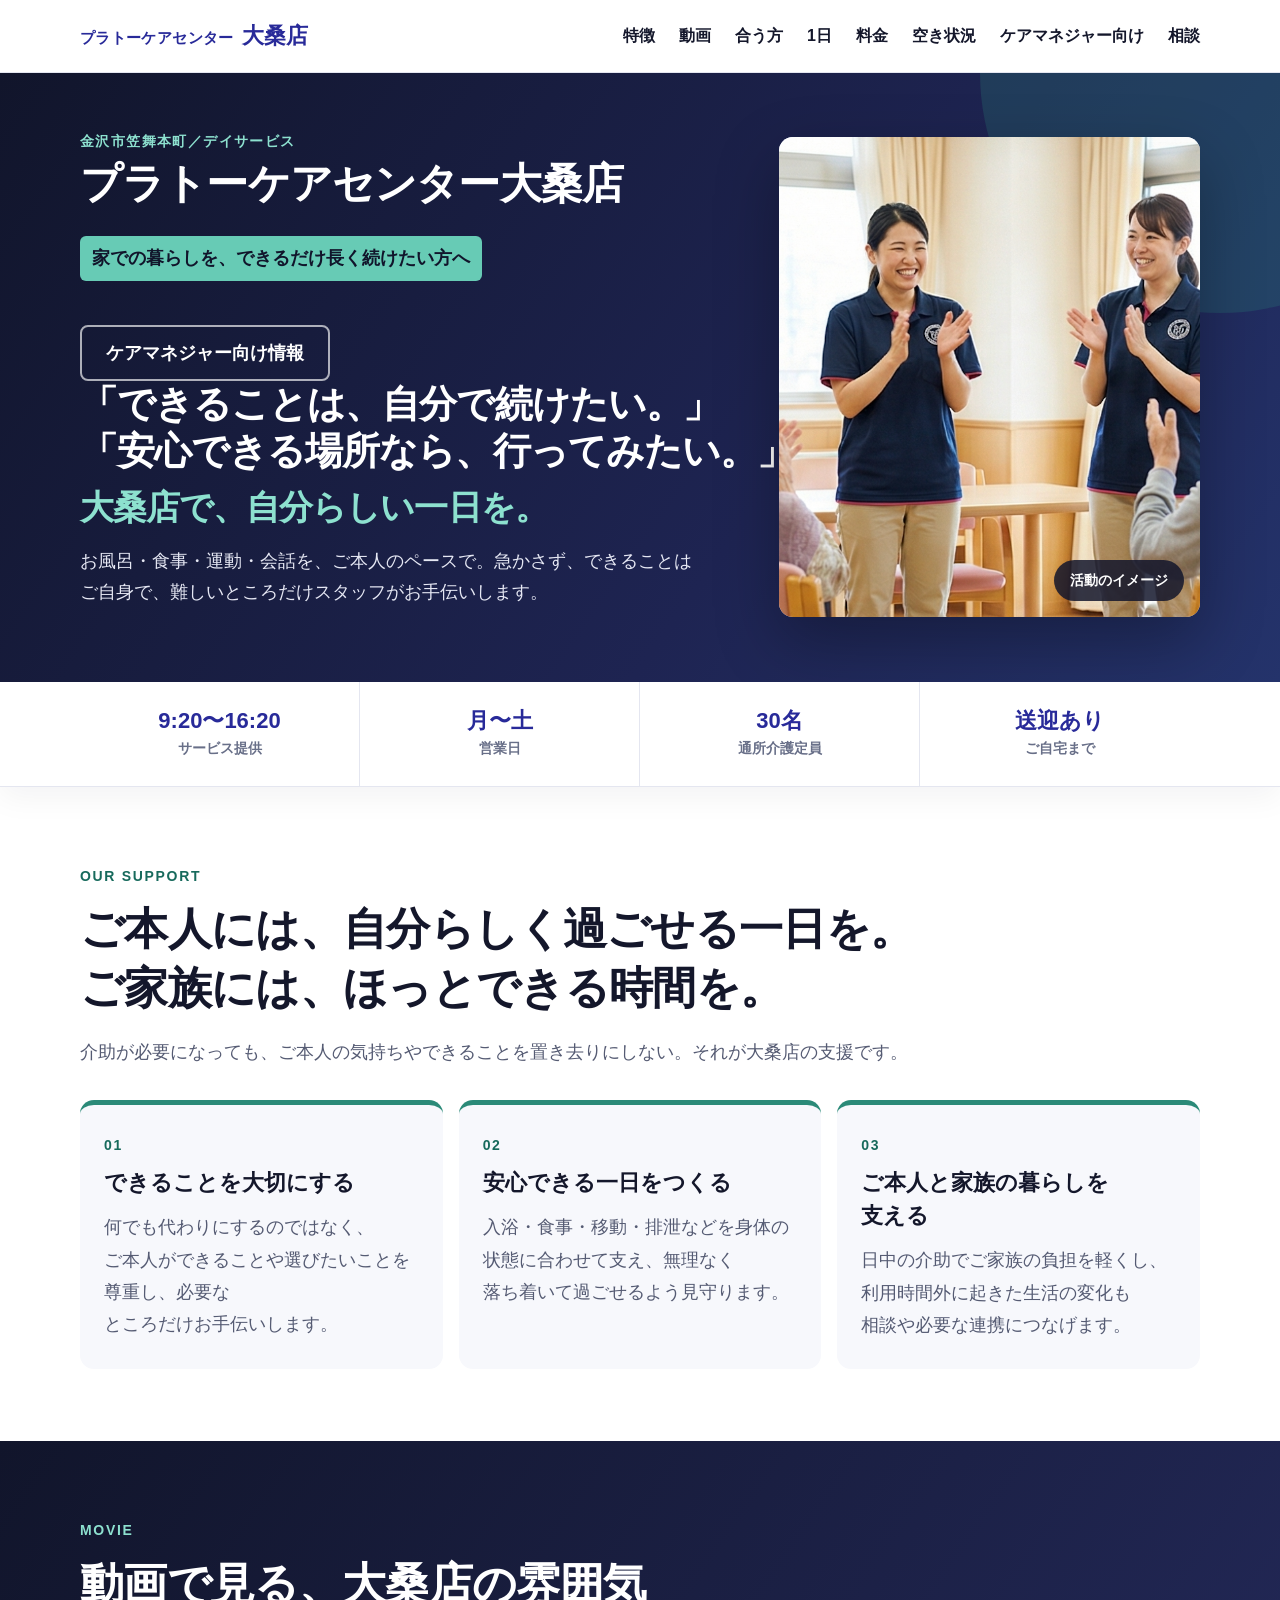
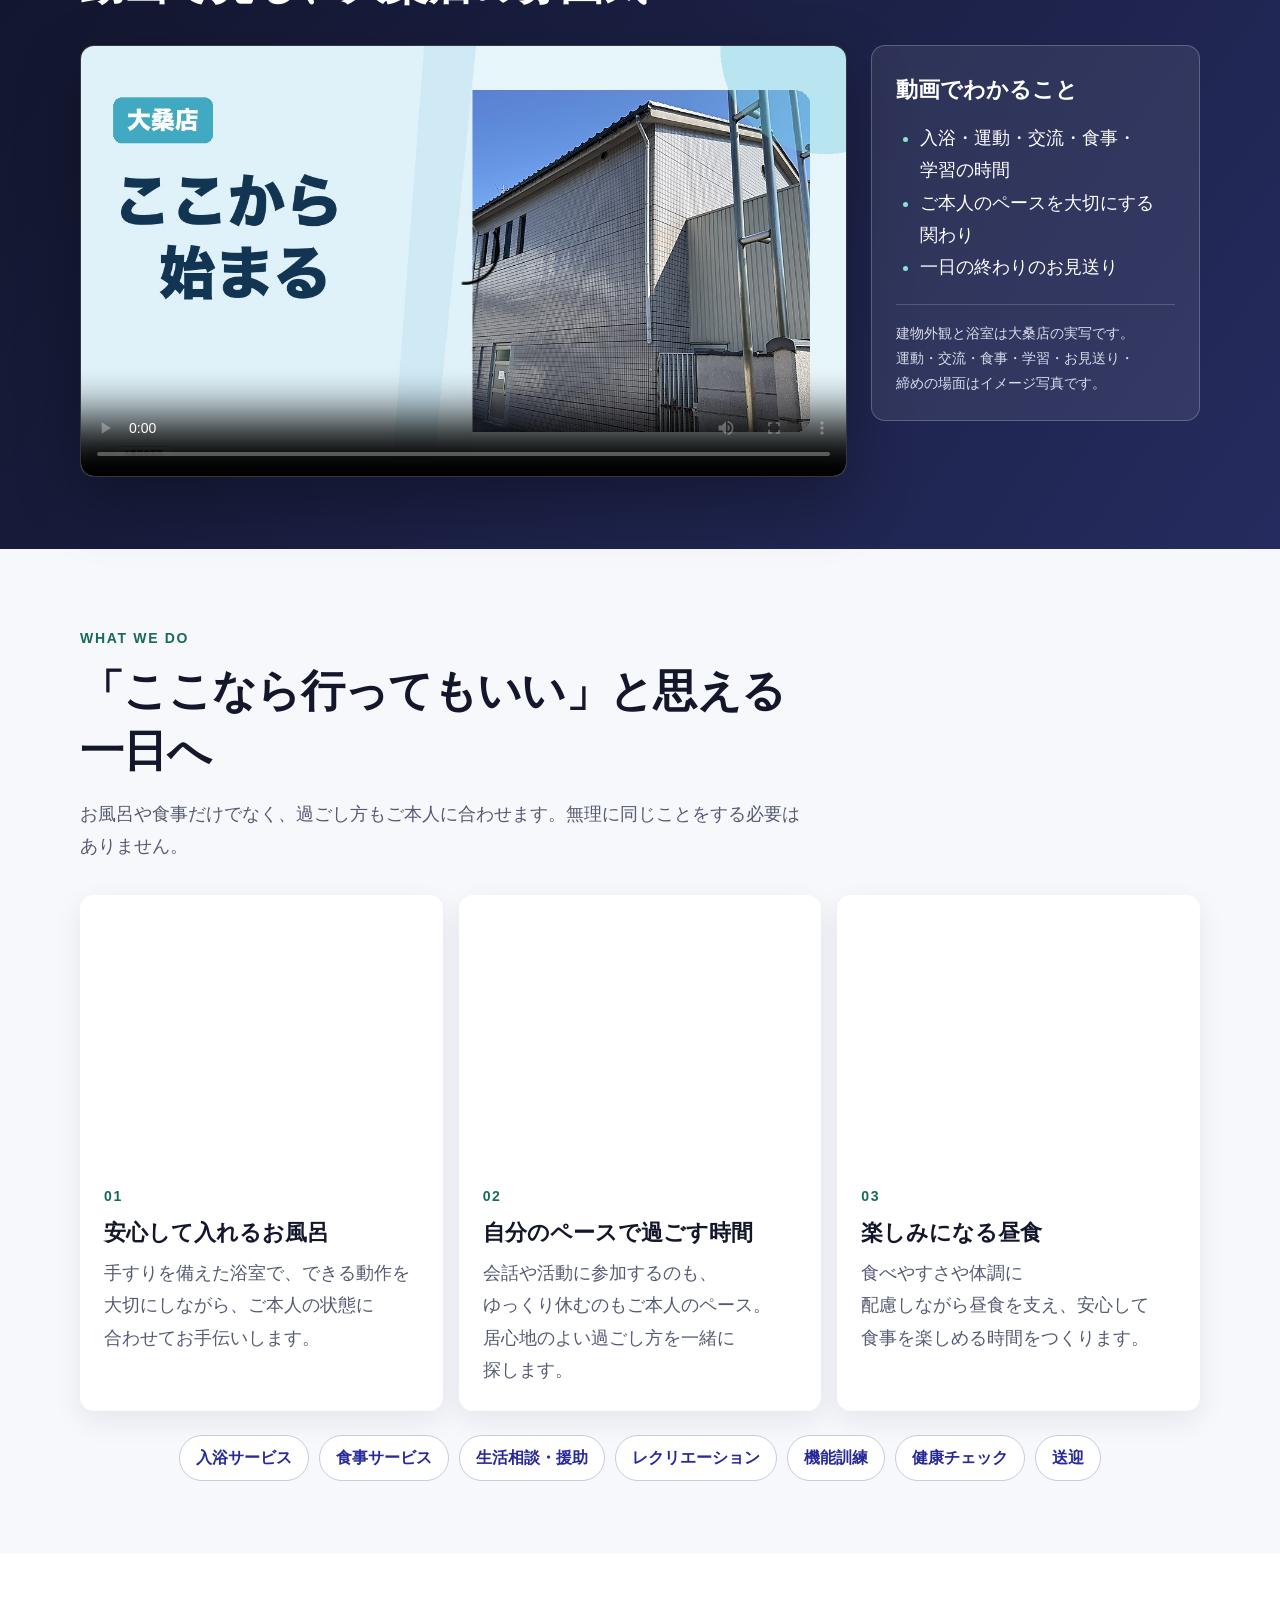
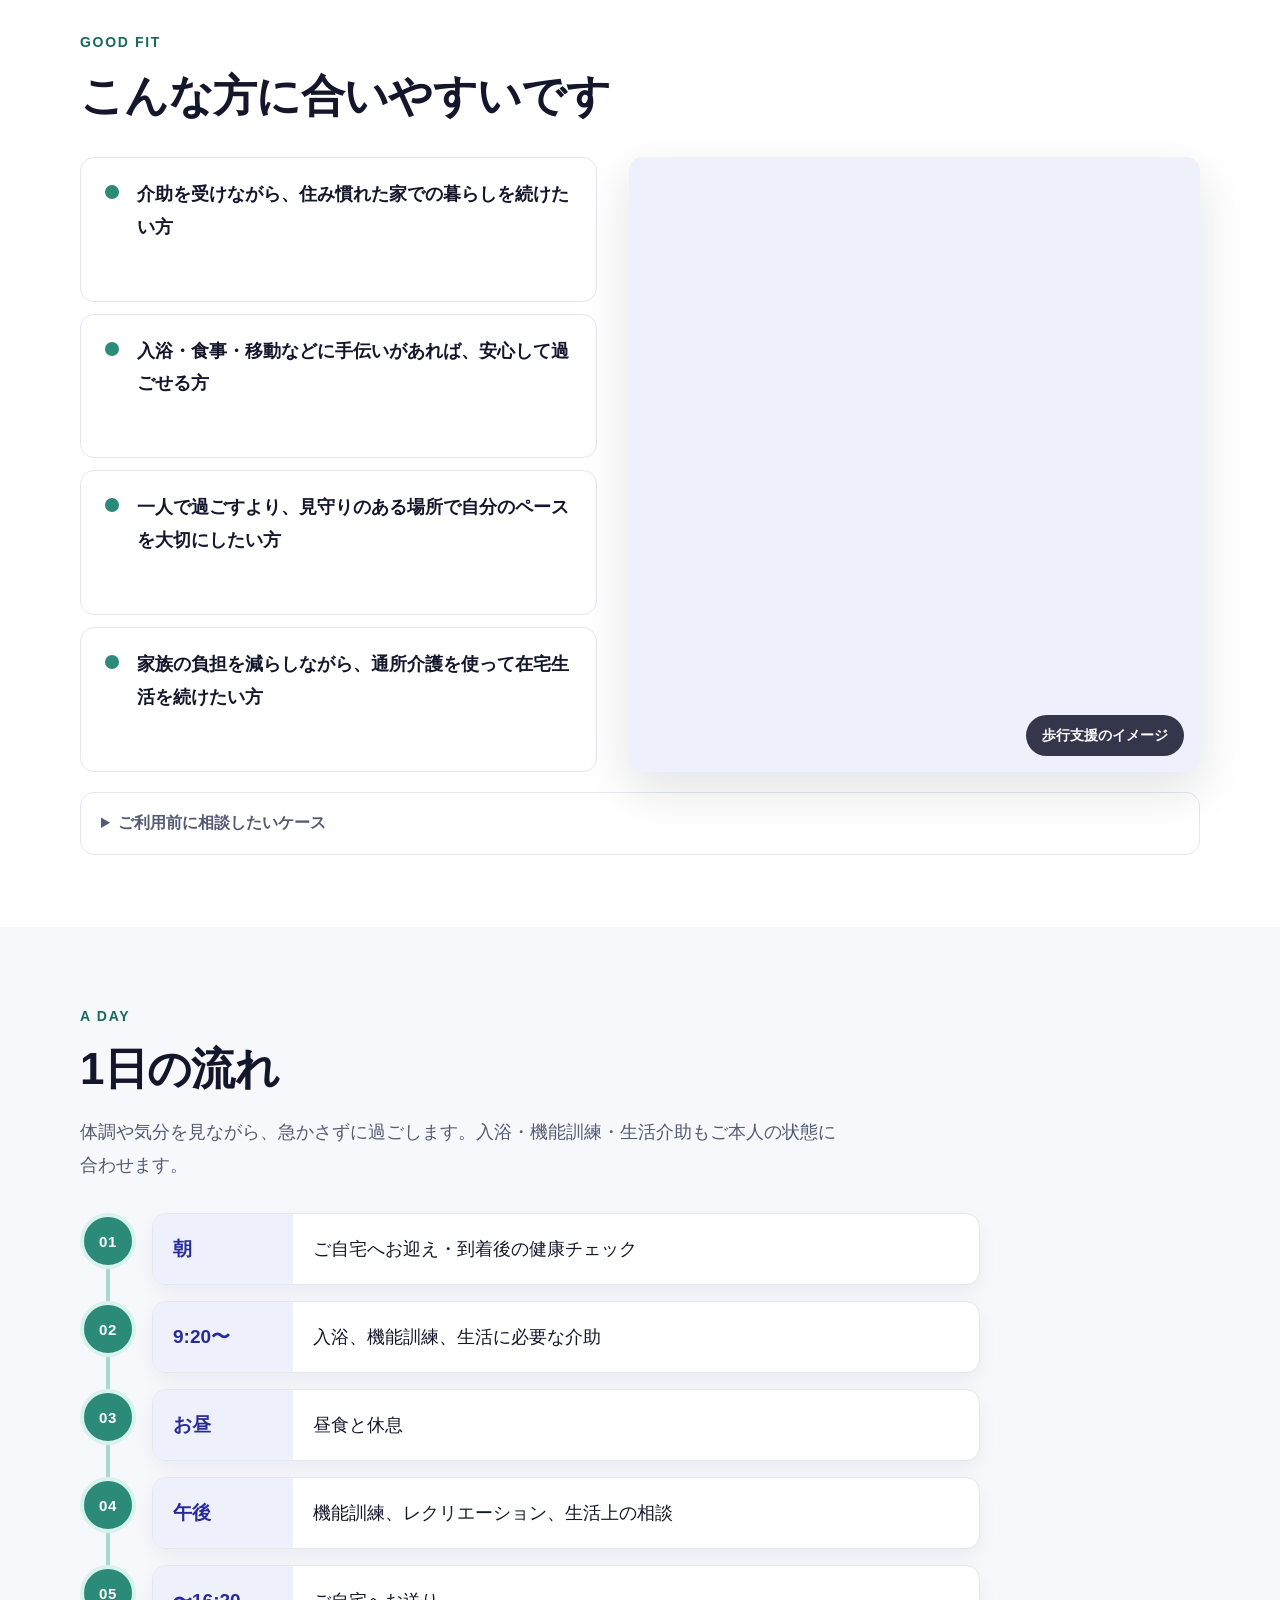
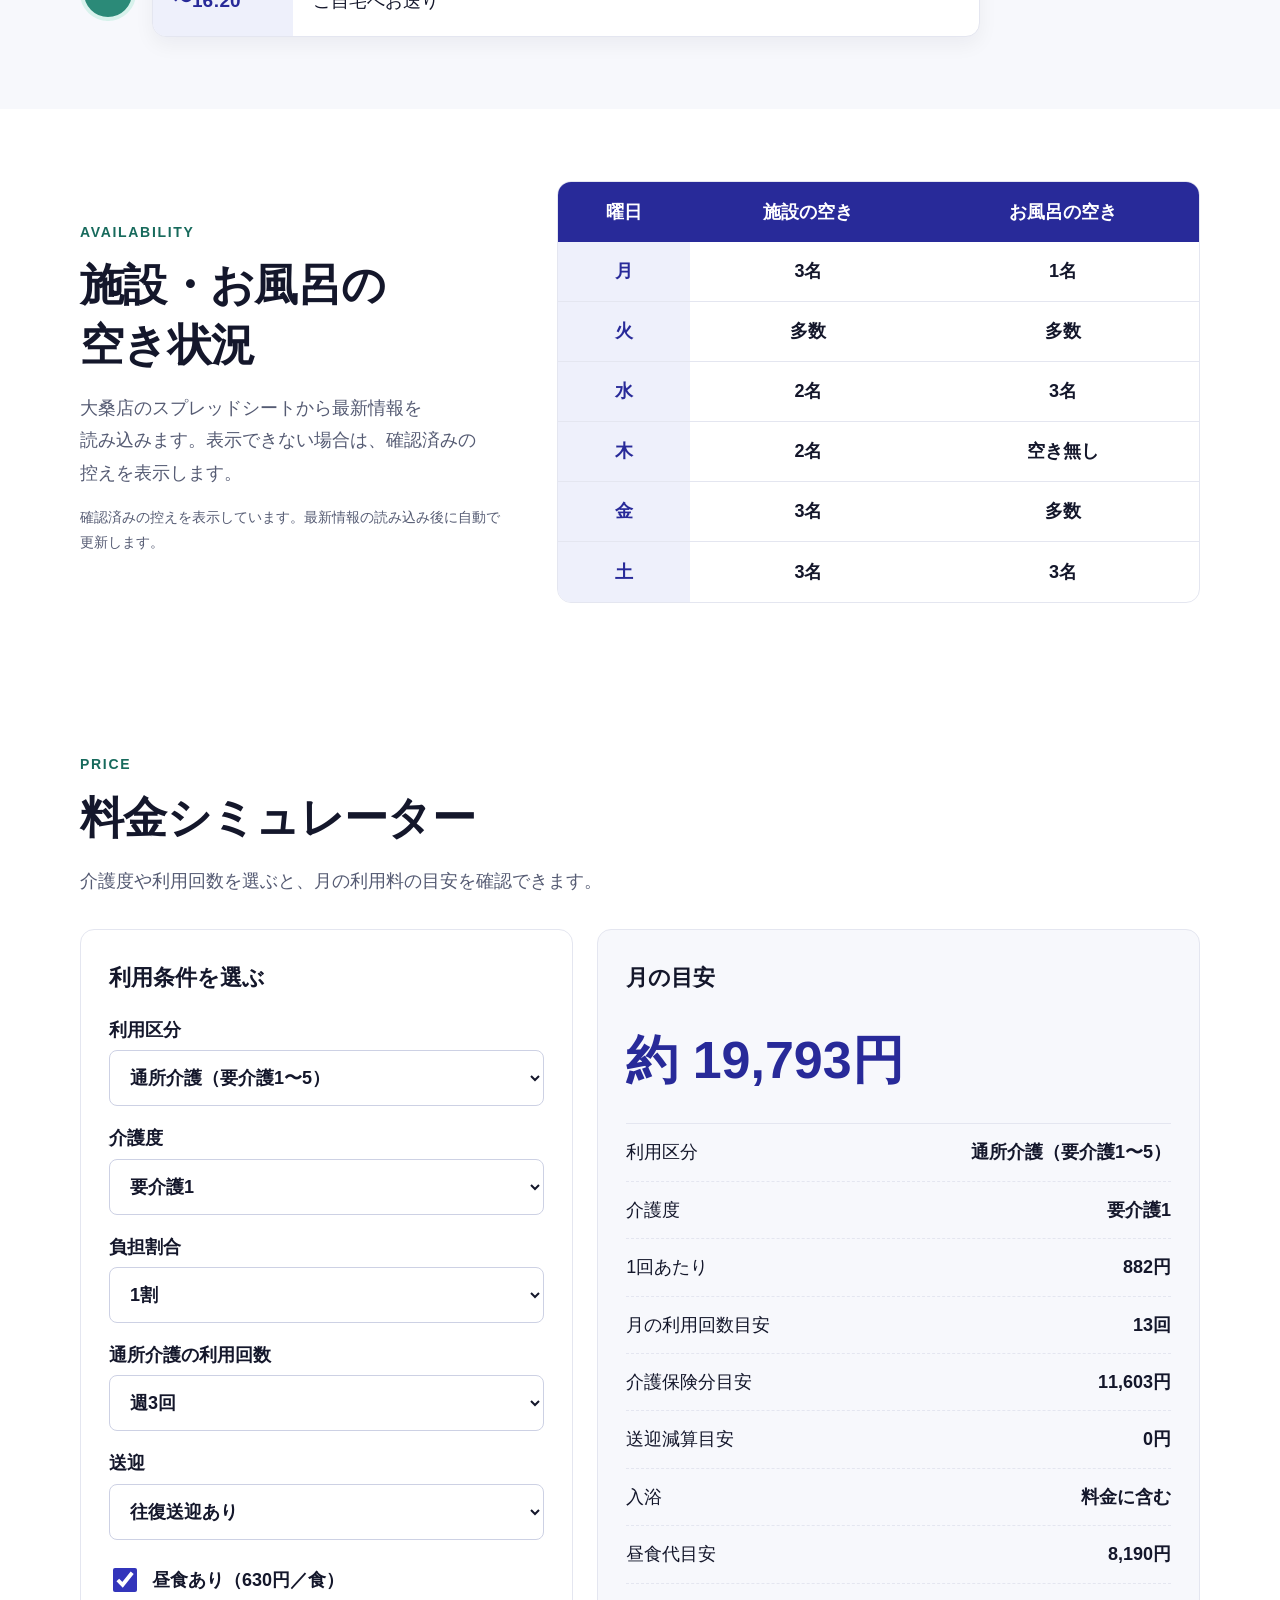
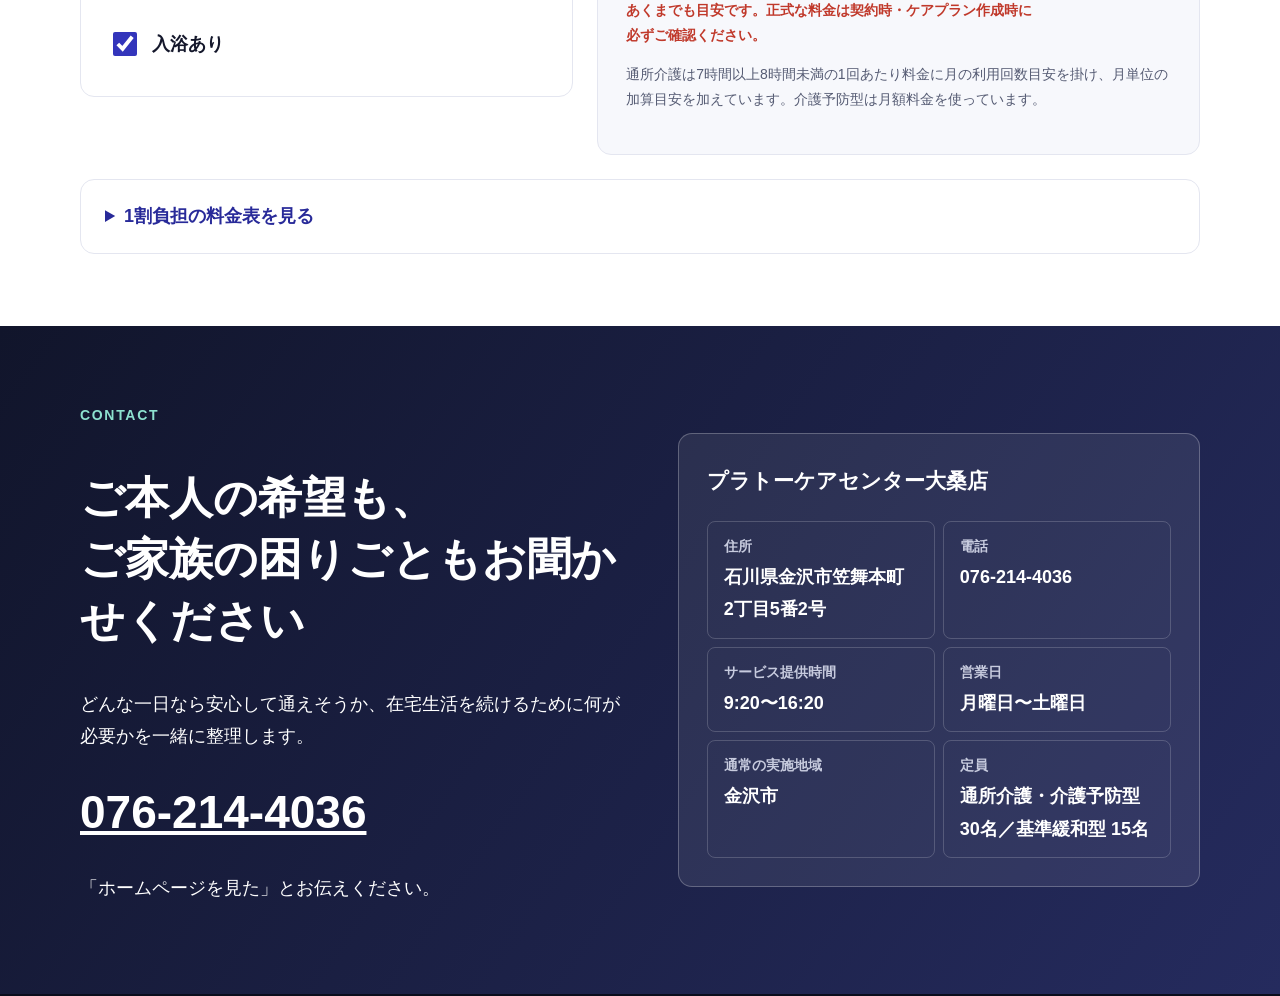
<file: index.html>
<!doctype html>
<html lang="ja">
  <head>
    <meta charset="utf-8">
    <meta name="viewport" content="width=device-width, initial-scale=1">
    <meta http-equiv="refresh" content="0; url=okuwa.html">
    <title>プラトーケアセンター大桑店</title>
  </head>
  <body>
    <p><a href="okuwa.html">プラトーケアセンター大桑店のご案内ページを開く</a></p>
  </body>
</html>
</file>
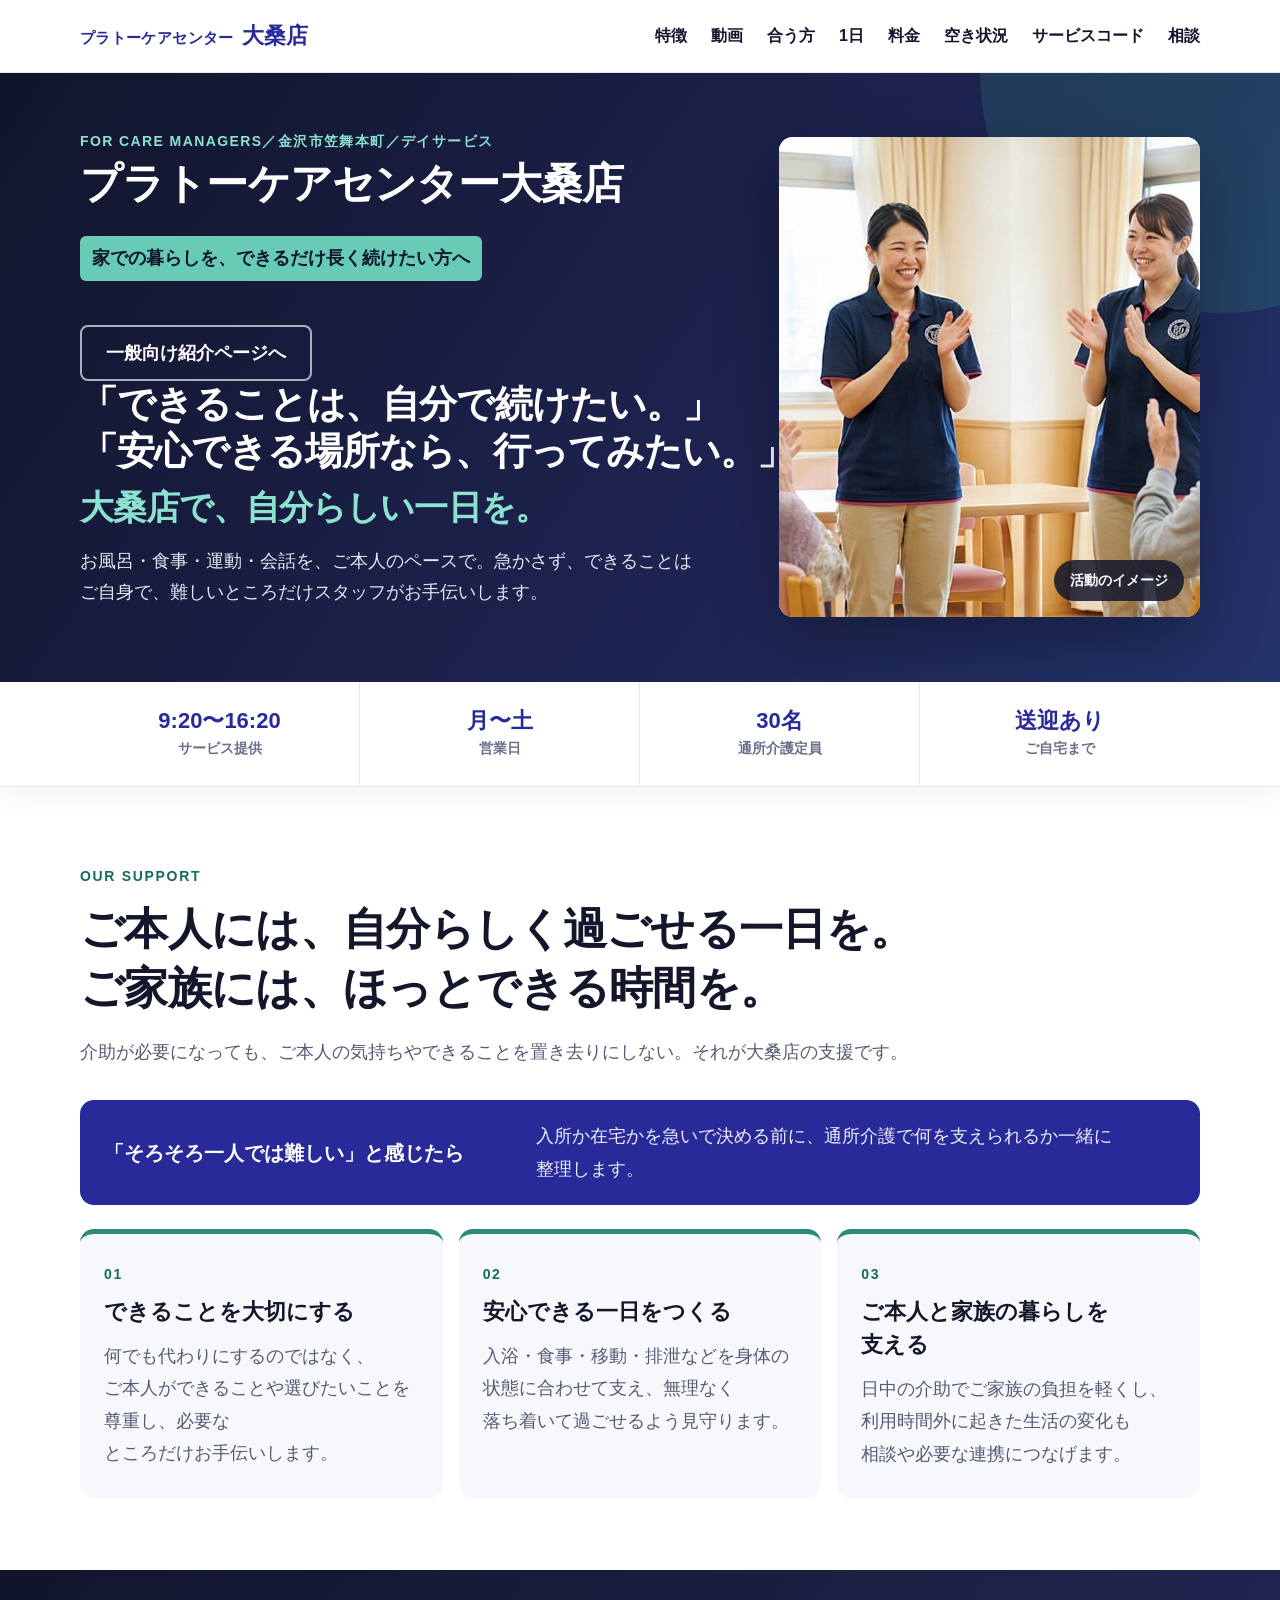
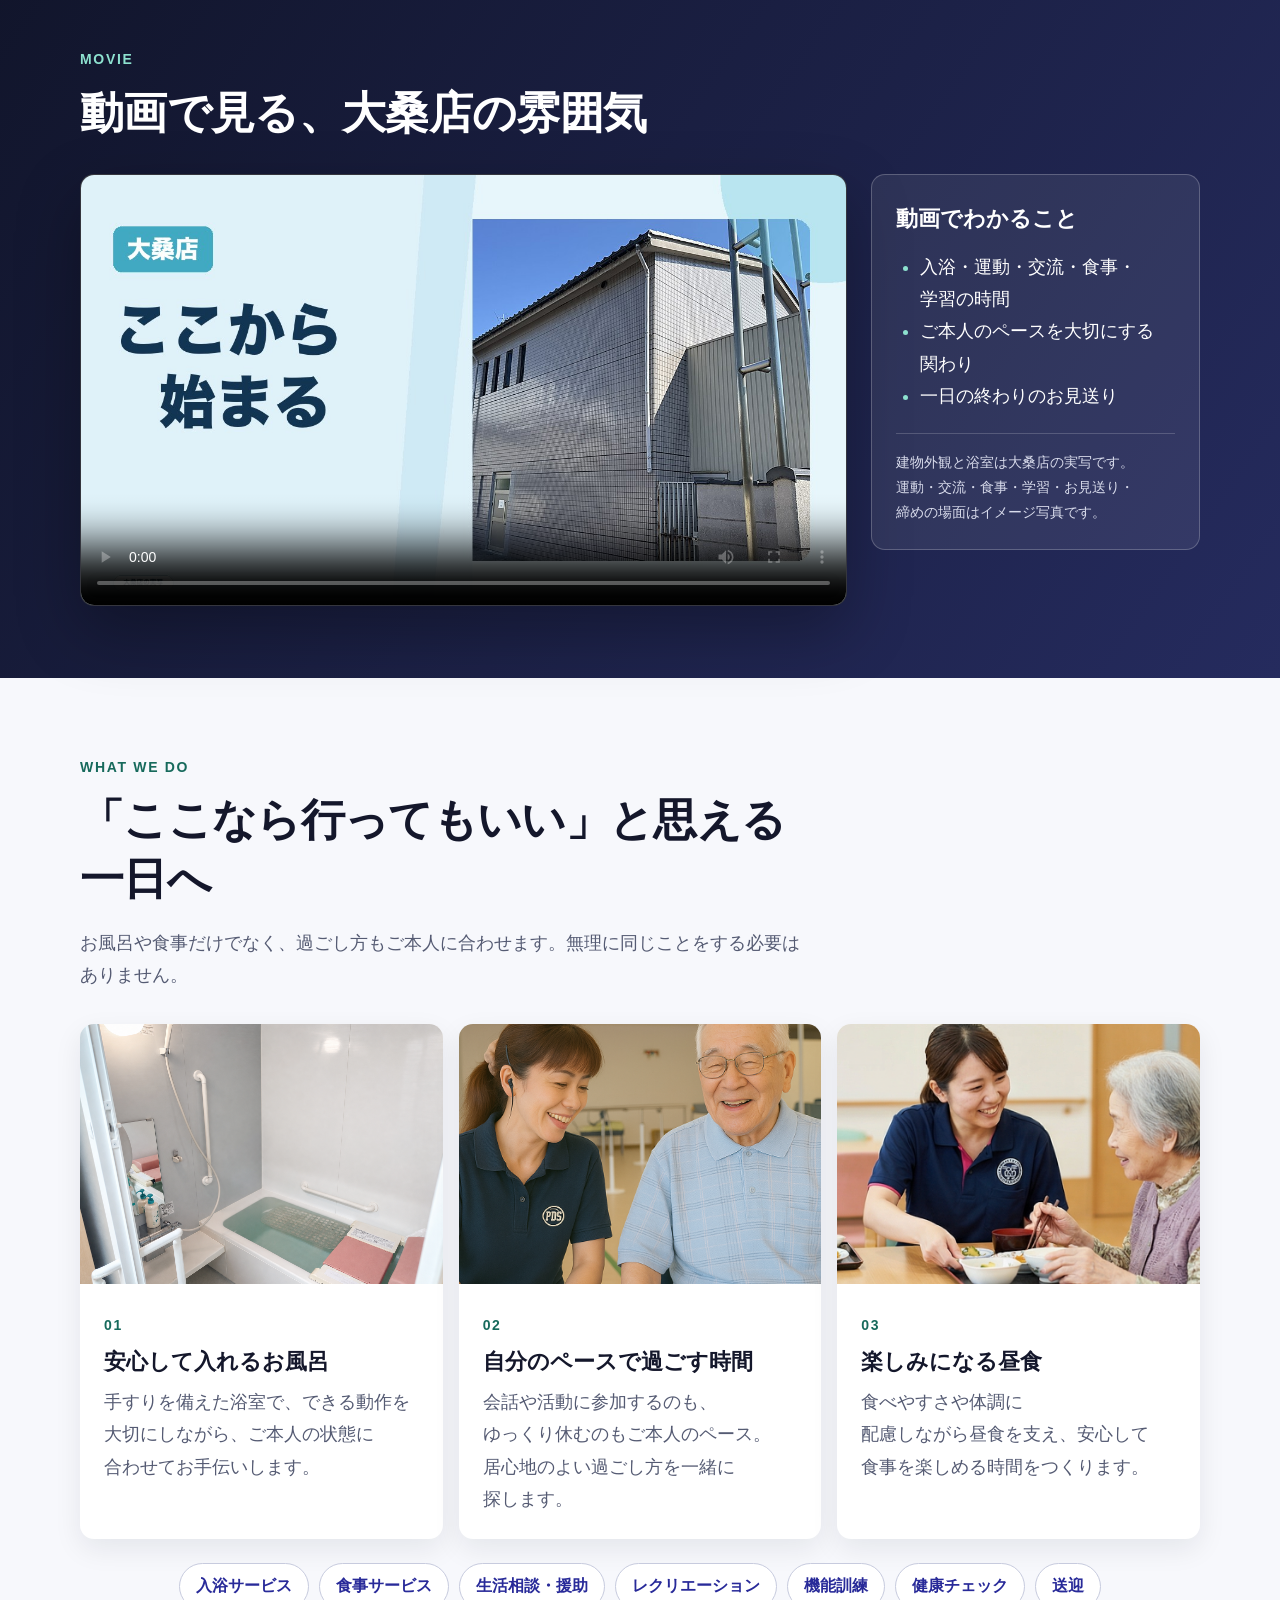
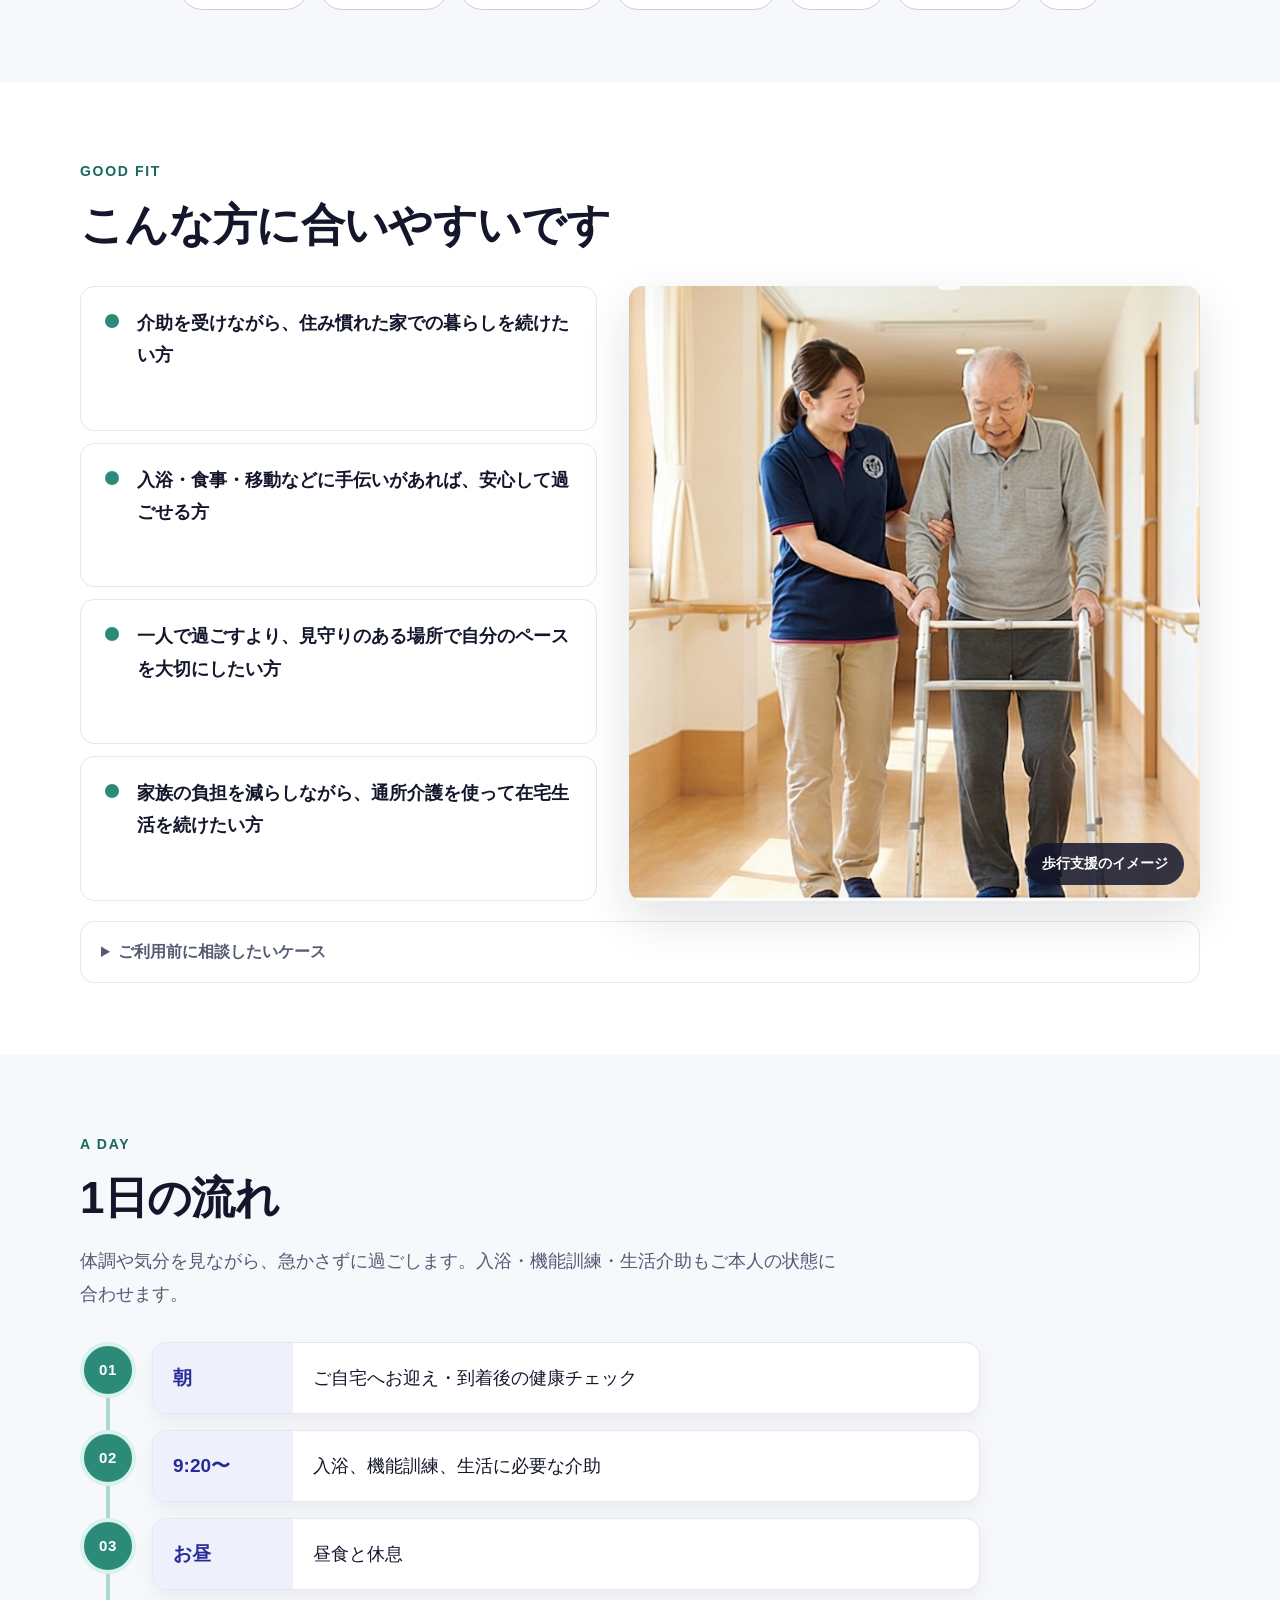
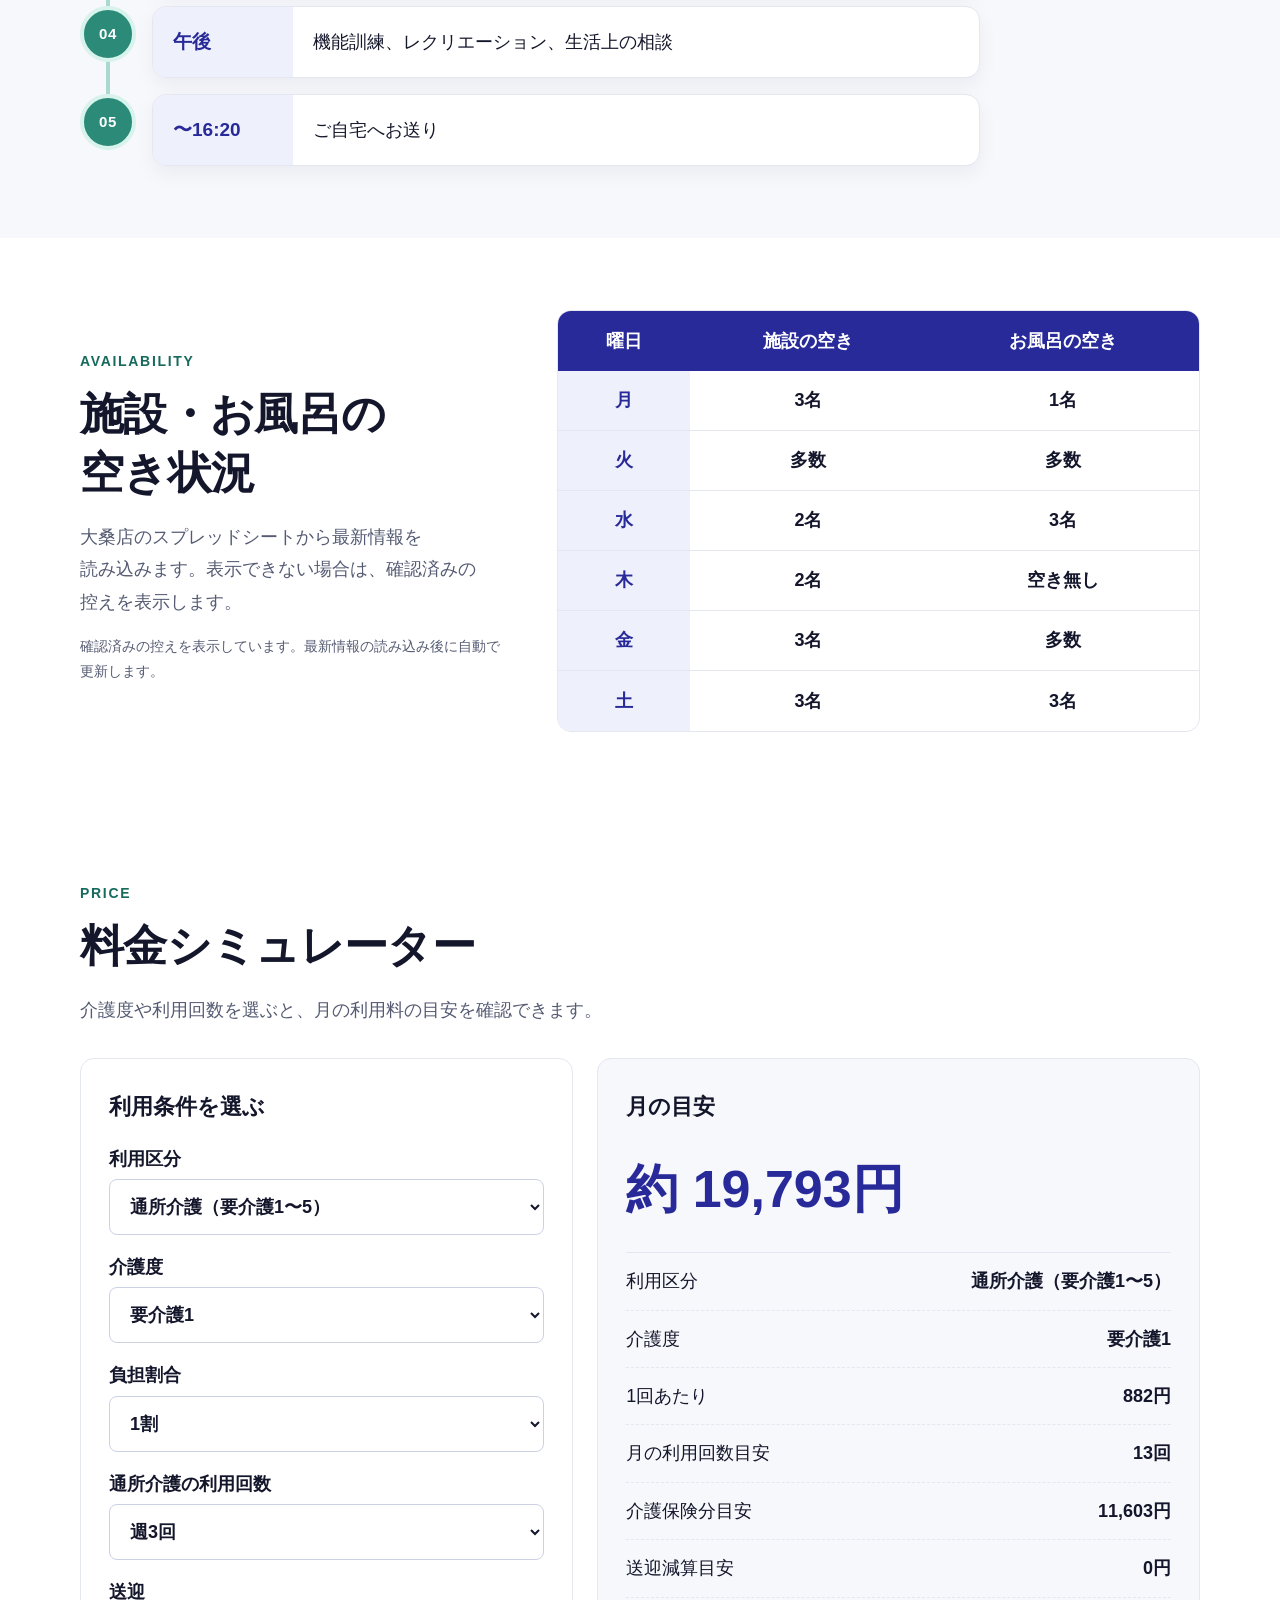
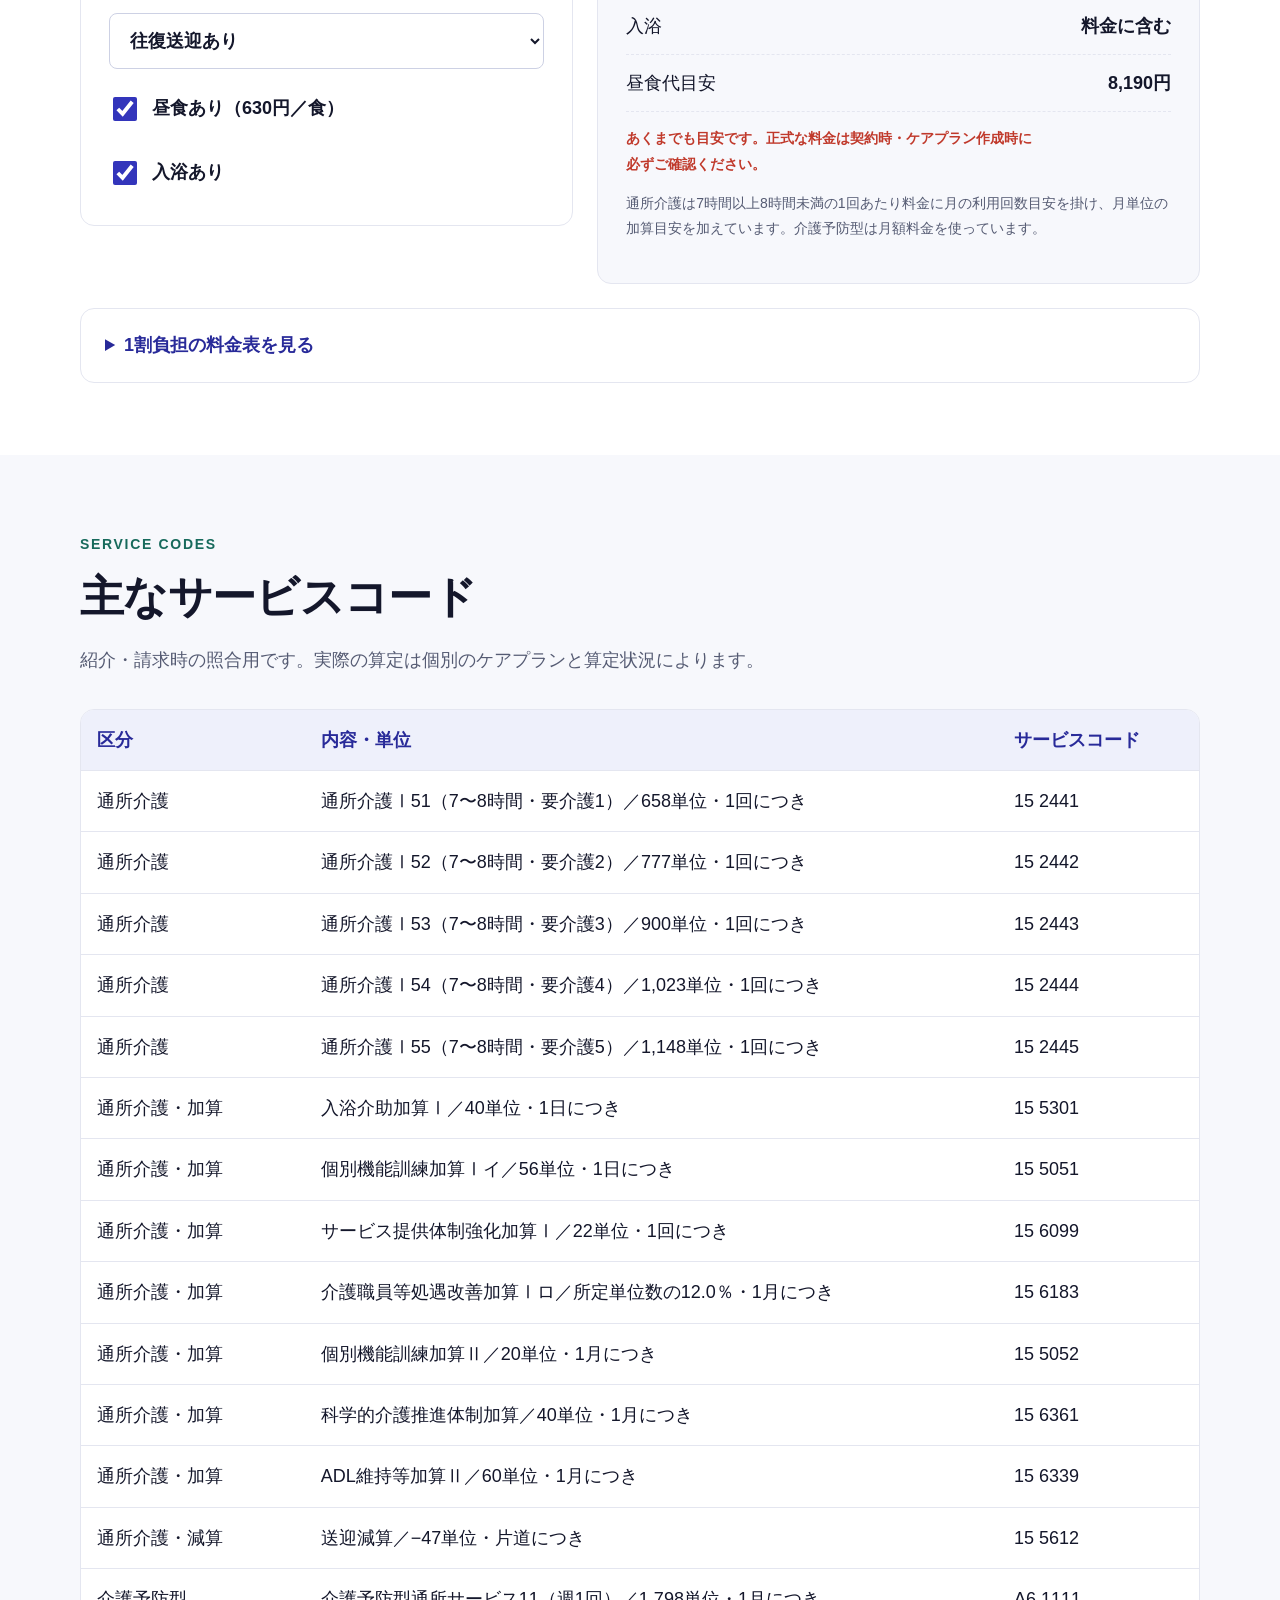
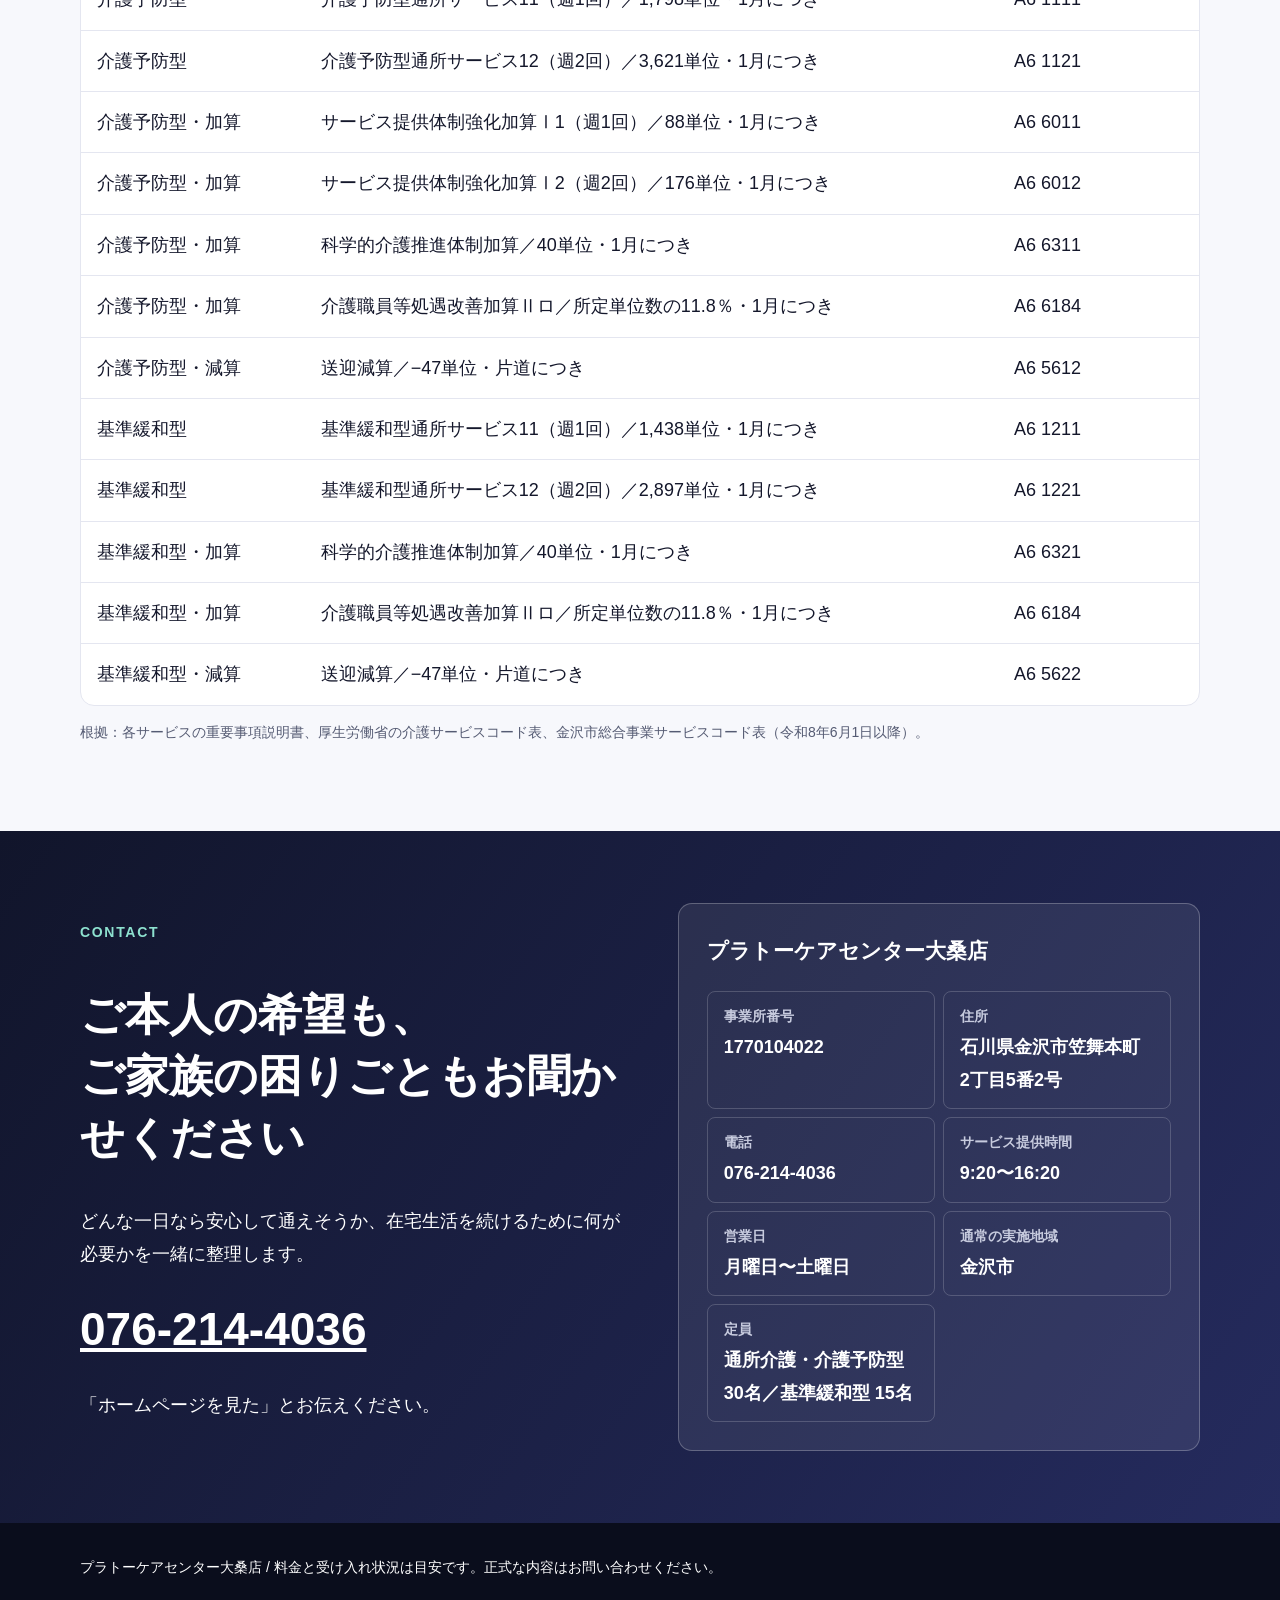
<file: okuwa-caremanager.html>
<!doctype html>
<html lang="ja"><head><meta charset="utf-8"><meta name="viewport" content="width=device-width,initial-scale=1"><meta name="robots" content="noindex,nofollow"><meta name="description" content="プラトーケアセンター大桑店のケアマネジャーさま向け情報。空き状況、料金、事業所情報、サービスコードを確認できます。"><title>ケアマネジャーさま向け｜プラトーケアセンター大桑店</title><link rel="stylesheet" href="assets/tokens.css"><link rel="stylesheet" href="assets/site.css"><link rel="stylesheet" href="mobile-review.css">
</head>
<body data-store="okuwa" data-view="guide"><div id="app"></div><script src="assets/stores.js"></script><script src="assets/app.js"></script><script src="mobile-review.js"></script>
</body></html>
</file>
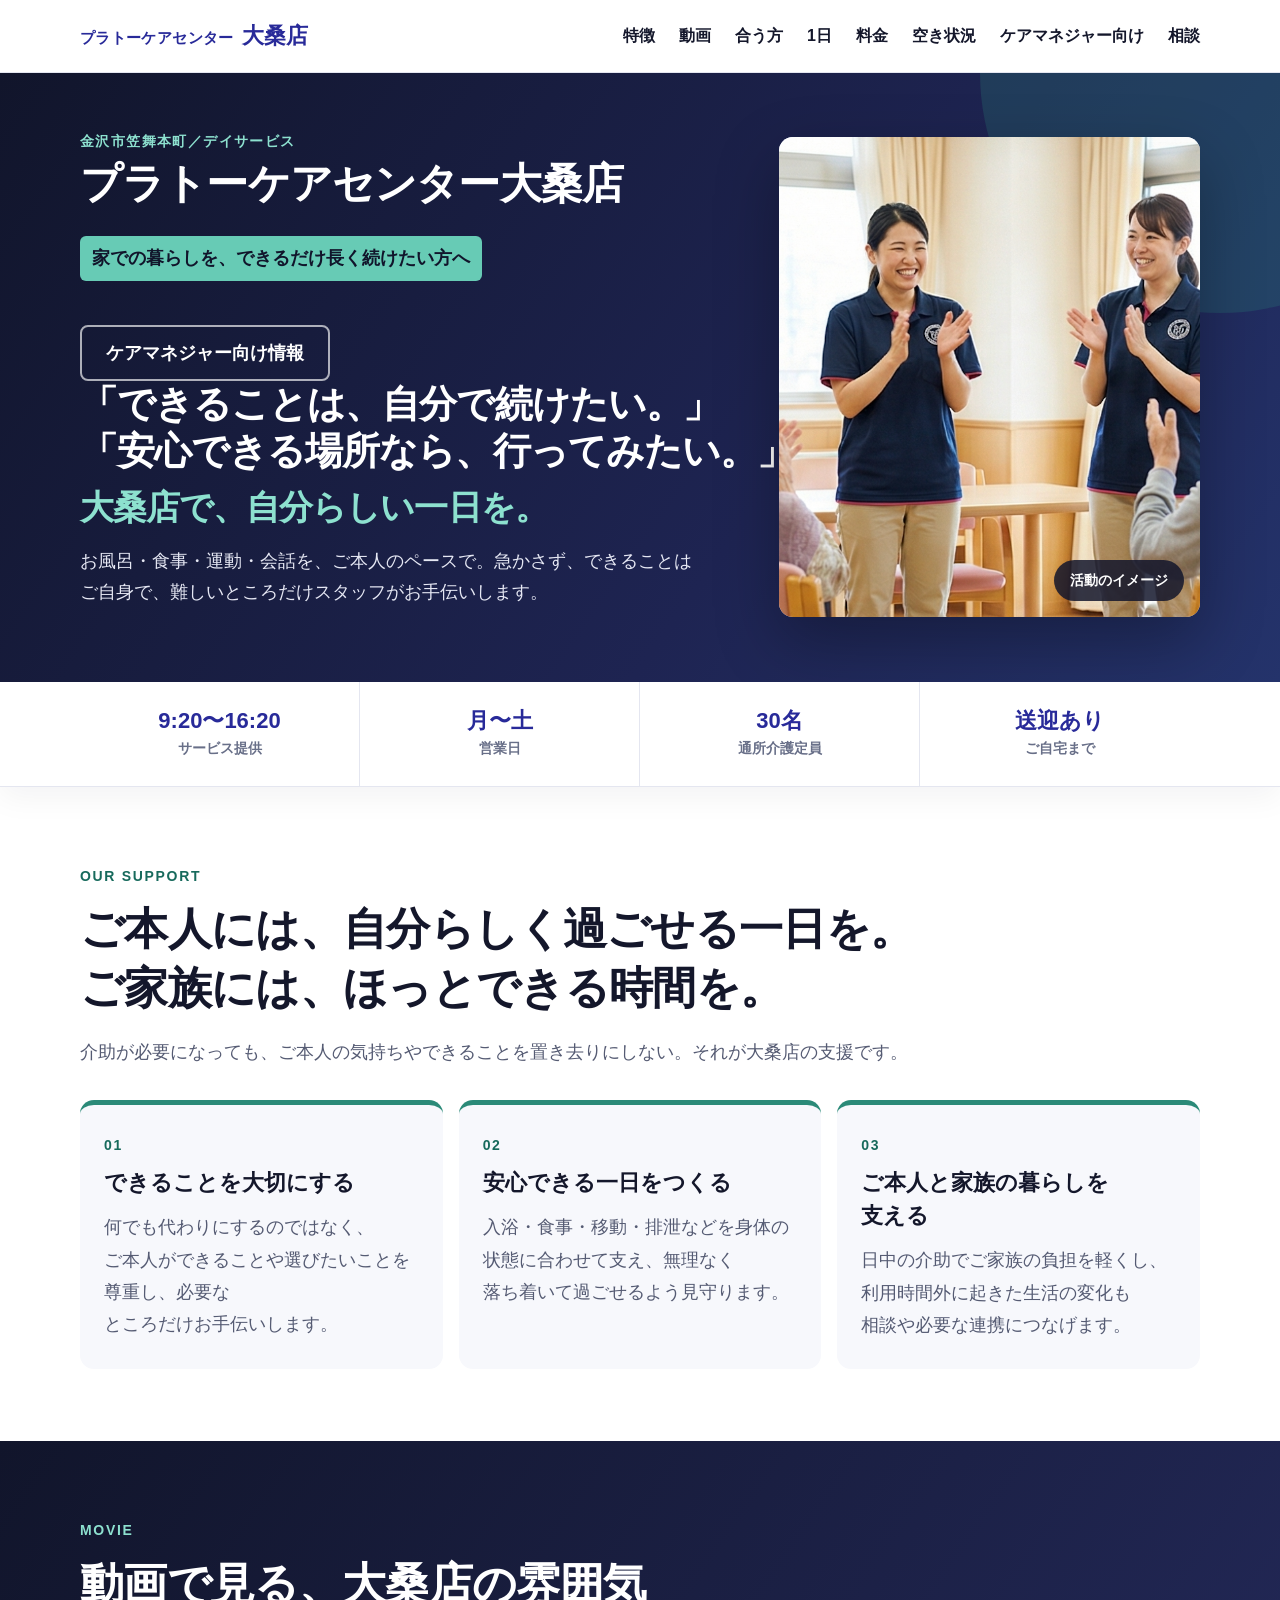
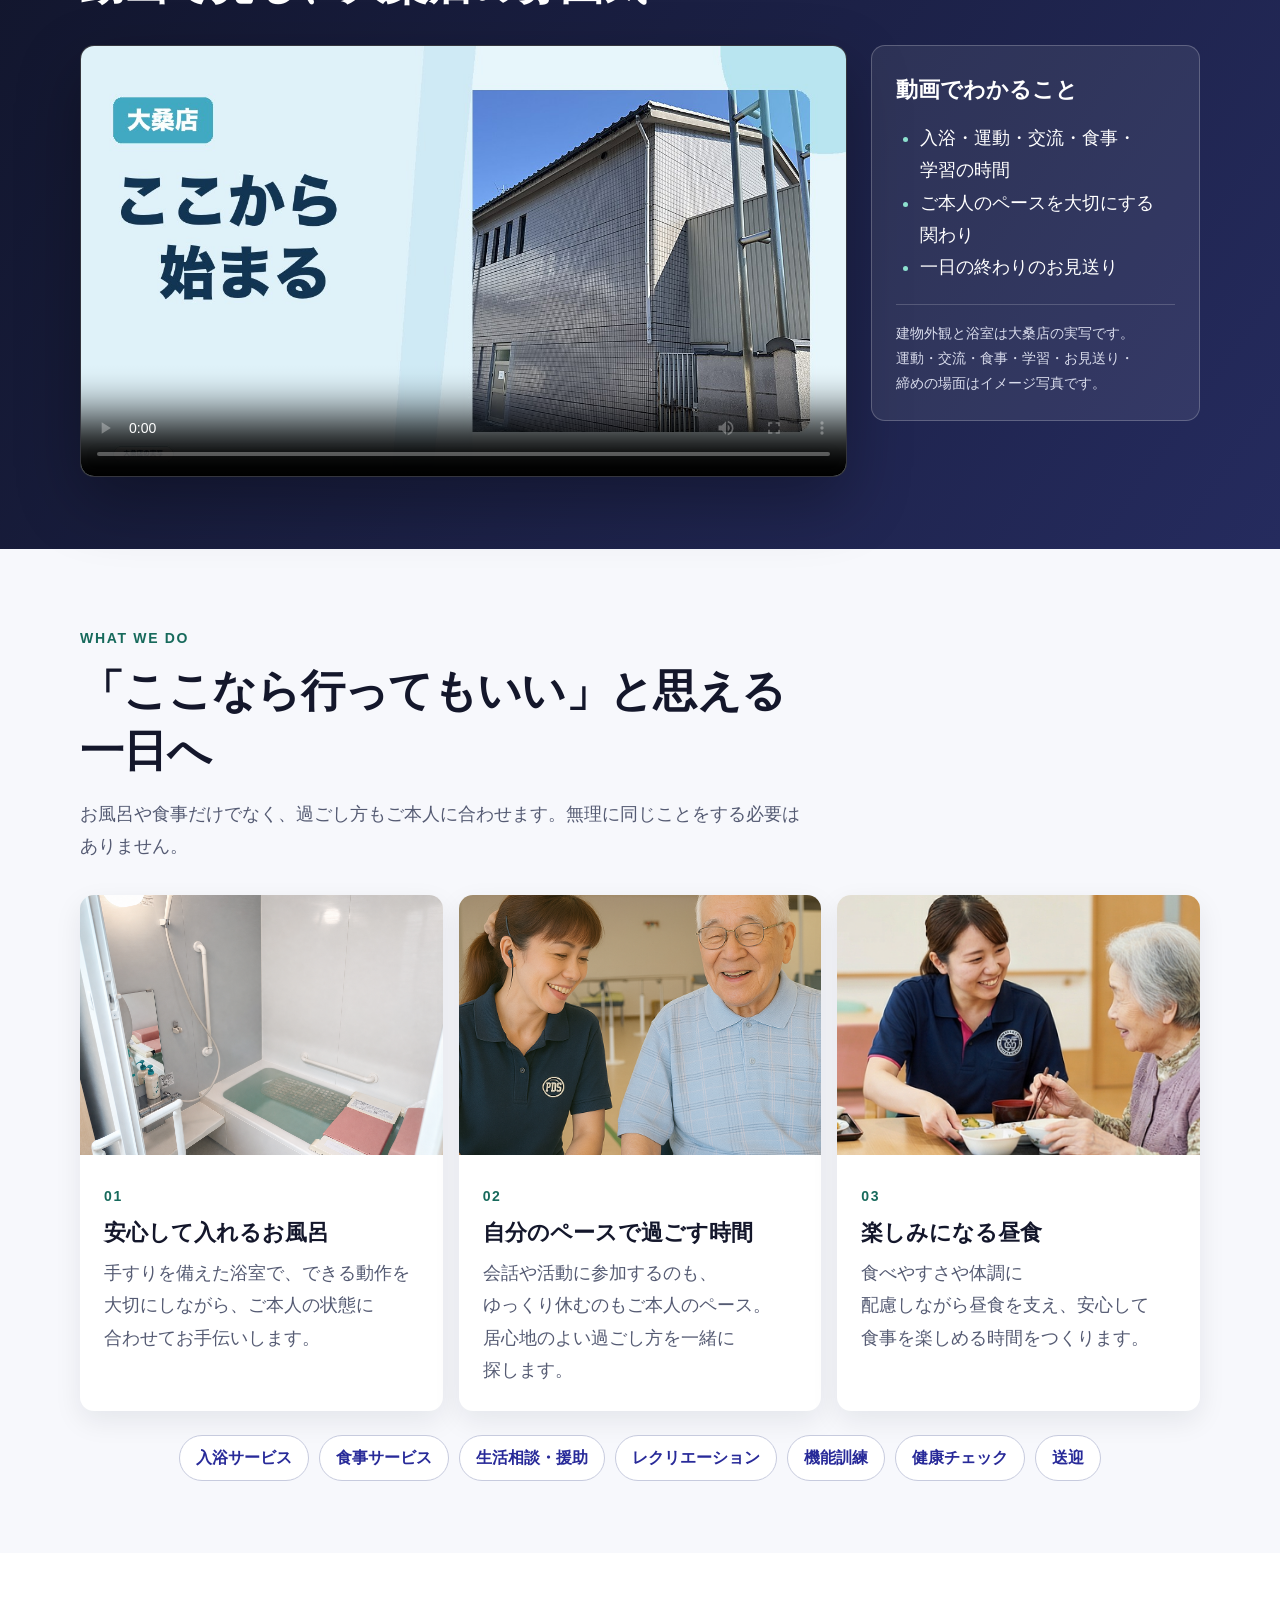
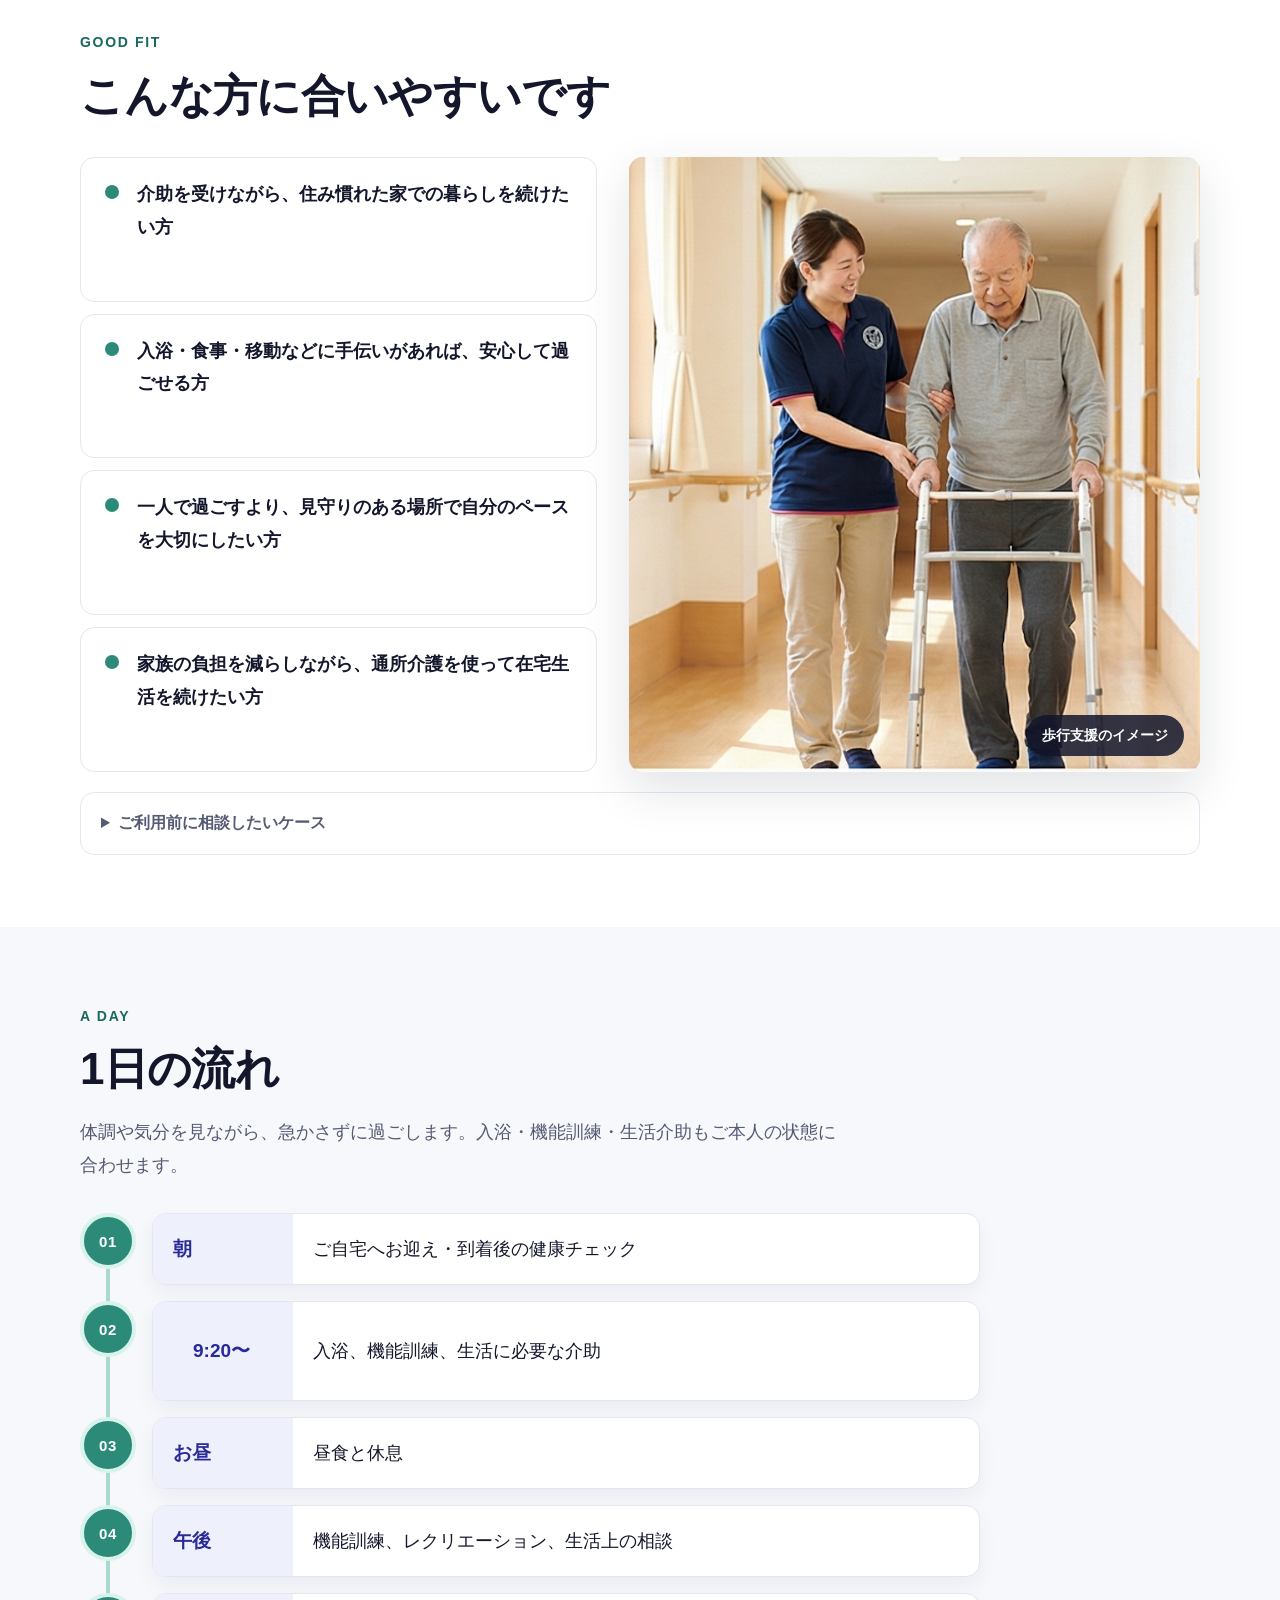
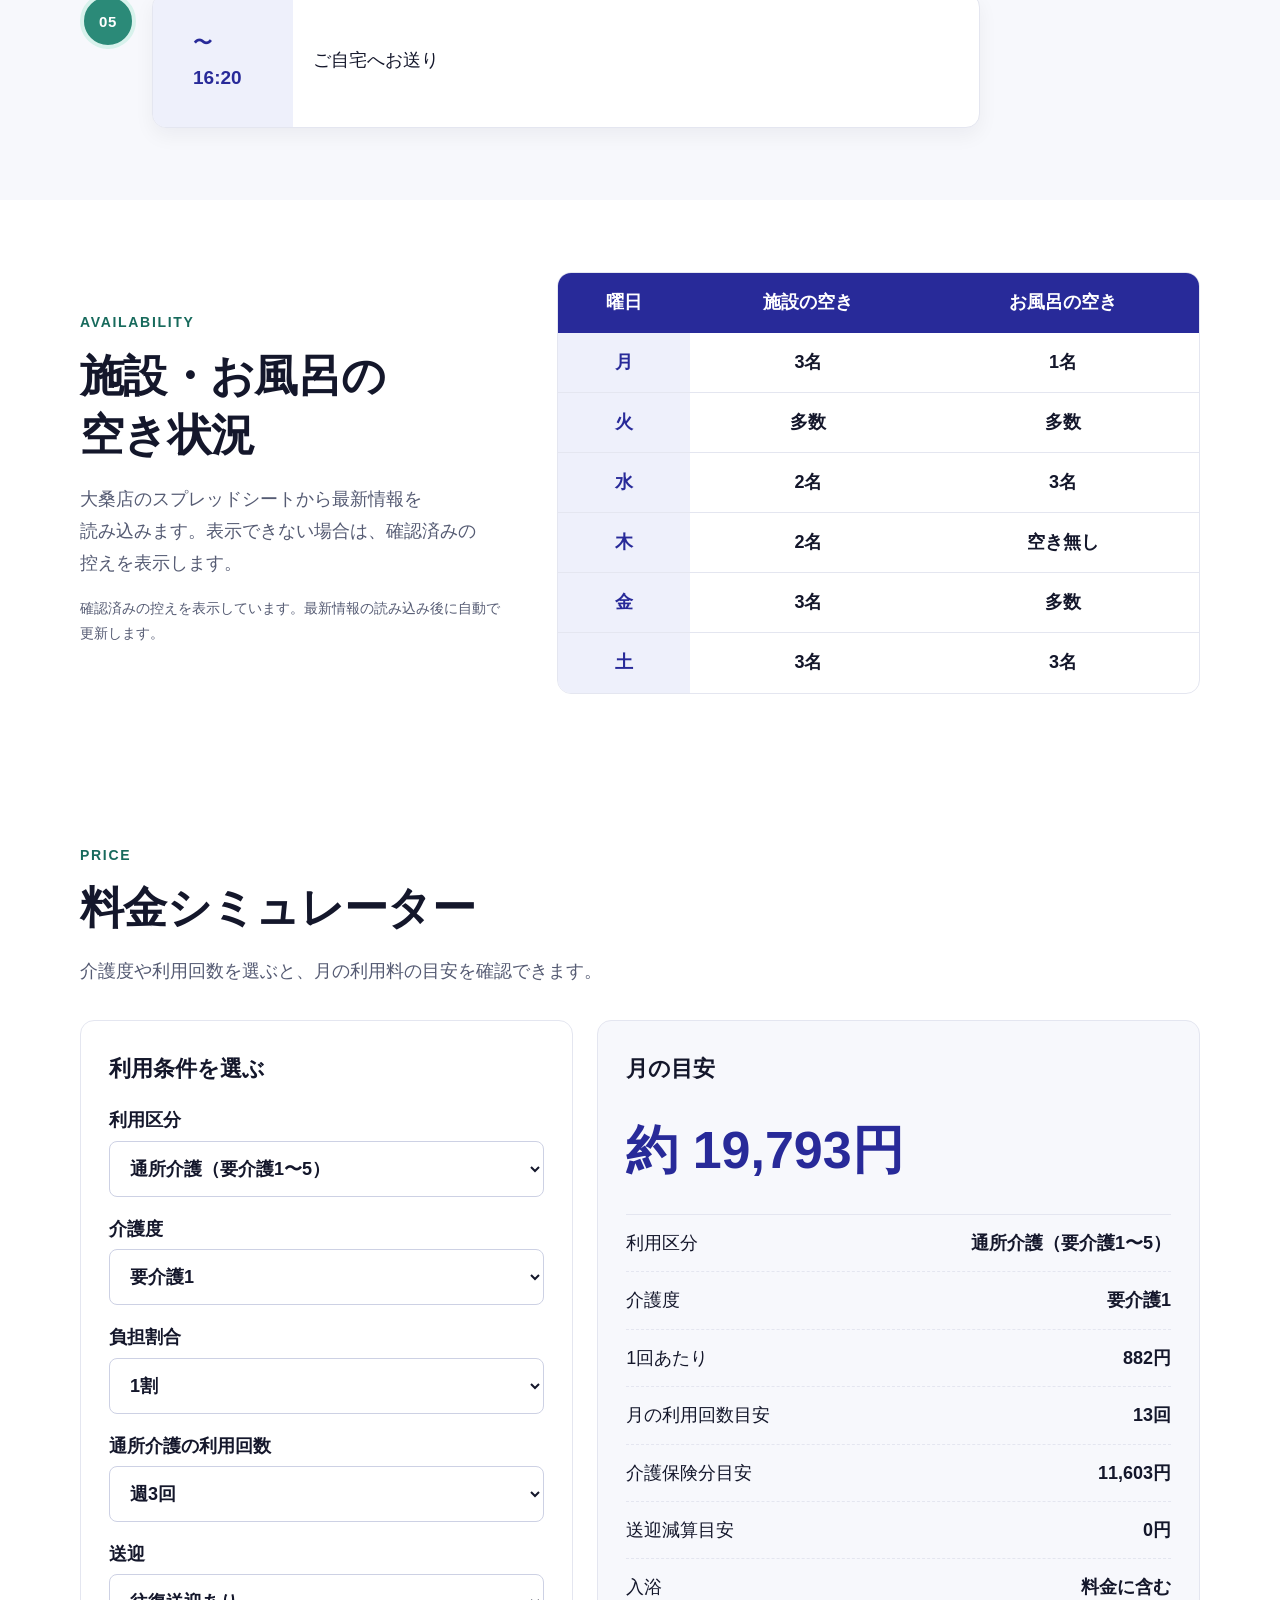
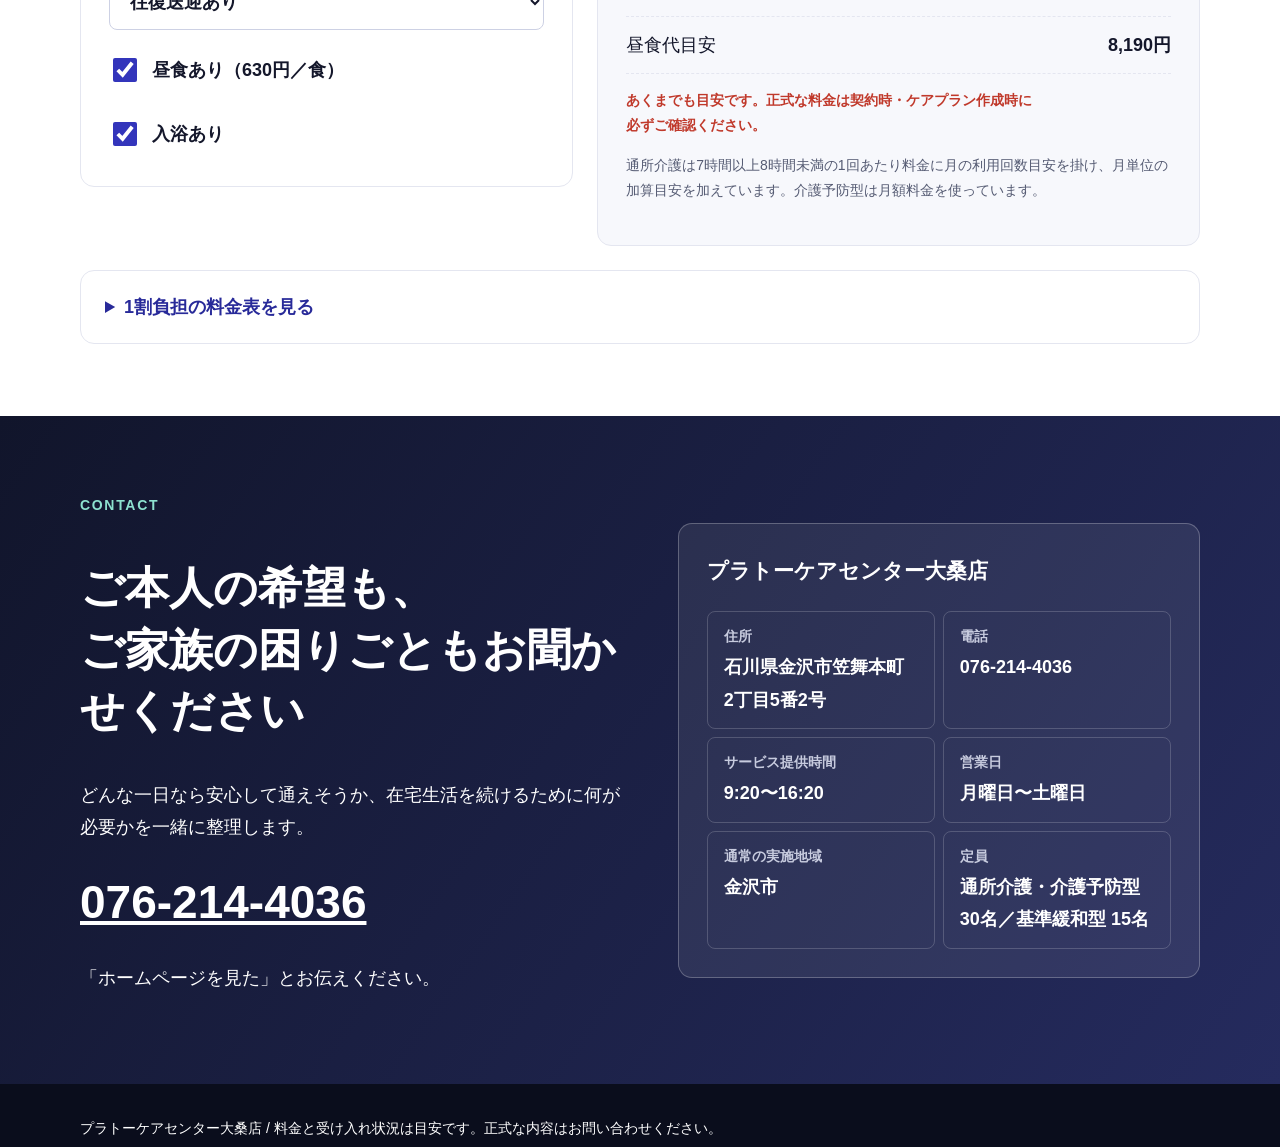
<file: okuwa.html>
<!doctype html>
<html lang="ja"><head><meta charset="utf-8"><meta name="viewport" content="width=device-width,initial-scale=1"><meta name="description" content="プラトーケアセンター大桑店の事業所紹介。本人と家族の在宅生活を、年間を通して支えます。"><title>事業所紹介｜プラトーケアセンター大桑店</title><link rel="stylesheet" href="assets/tokens.css"><link rel="stylesheet" href="assets/site.css"><link rel="stylesheet" href="mobile-review.css">
</head>
<body data-store="okuwa" data-view="general"><div id="app"></div><script src="assets/stores.js"></script><script src="assets/app.js"></script><script src="mobile-review.js"></script>
</body></html>
</file>
<file: assets/tokens.css>
/* =====================================================================
   PDS PLATEAU 介護ソフト 共通デザイントークン (tokens.css)
   そのまま読み込んで使用可。詳細ルールは design.md を参照。
   ===================================================================== */

:root{
  /* --- Brand --- */
  --pds-primary:        #3335BB;
  --pds-primary-dark:   #282A99;  /* hover / pressed / 見出し */
  --pds-tint:           #DDE1F7;  /* 選択背景 */
  --pds-tint-weak:      #EEF0FB;  /* ヘッダー帯 / 補助背景 */

  /* --- Neutral (白→黒) --- */
  --pds-white:          #FFFFFF;
  --pds-bg:             #F4F5FB;  /* 画面背景 */
  --pds-border:         #E4E6F0;  /* 枠線 */
  --pds-border-input:   #CDD1E4;  /* 入力欄の枠 */
  --pds-text-muted:       #686F88;  /* 補足文字（白/薄灰背景で4.5:1以上を確保） */
  --pds-text-placeholder: #6C7494;  /* プレースホルダ（4.5:1以上） */
  --pds-text-sub:       #555B73;  /* 副文字 */
  --pds-text:           #14172B;  /* 本文・濃 */

  /* --- 状態色（意味を固定） --- */
  --pds-success:        #1C7B51;  --pds-success-bg: #E6F4EC;  /* 文字を濃色化し背景上で4.5:1以上 */
  --pds-warning:        #956319;  --pds-warning-bg: #FBF1DC;  /* 同上 */
  --pds-danger:         #C0392B;  --pds-danger-bg:  #FBE9E7;
  --pds-info:           #3335BB;  --pds-info-bg:    #EEF0FB;

  /* --- スペーシング（8の倍数） --- */
  --pds-space-1: 4px;  --pds-space-2: 8px;  --pds-space-3: 12px;
  --pds-space-4: 16px; --pds-space-6: 24px; --pds-space-8: 32px;
  --pds-space-12: 48px;

  /* --- 角丸 --- */
  --pds-radius-control: 8px;
  --pds-radius-card:    14px;

  /* --- コントロール高さ --- */
  --pds-control-h:      44px;  /* 標準 */
  --pds-control-h-lg:   48px;  /* 現場（大きめ） */
  --pds-control-h-sm:   36px;  /* 小 */

  /* --- タイポ（本文最小18px） --- */
  --pds-font-ui:   "Noto Sans JP","BIZ UDPGothic","Hiragino Kaku Gothic ProN","Yu Gothic","Meiryo",sans-serif;
  --pds-font-body: "BIZ UDPGothic","Noto Sans JP","Hiragino Kaku Gothic ProN","Yu Gothic","Meiryo",sans-serif;
  --pds-fs-title:   36px;  /* 900 */
  --pds-fs-section: 26px;  /* 700 */
  --pds-fs-subhead: 20px;  /* 700 */
  --pds-fs-body:    18px;  /* 400 最小 */
  --pds-fs-note:    14px;  /* 500 */
}

/* 日本語字形を必ず使う（中国字形フォールバック防止）。
   HTMLには必ず <html lang="ja"> を付けること。 */
html{ font-family: var(--pds-font-ui); color: var(--pds-text); }
body{ margin:0; background: var(--pds-bg); }
*{ box-sizing: border-box; }
</file>
<file: assets/site.css>
:root{
  --primary:var(--pds-primary);--primary-dark:var(--pds-primary-dark);--tint:var(--pds-tint-weak);
  --accent:#2B8A78;--accent-dark:#176A5C;--ink:#11152B;--text:var(--pds-text);
  --sub:var(--pds-text-sub);--muted:var(--pds-text-muted);--border:var(--pds-border);
  --surface:#F7F8FC;--shadow:0 18px 48px rgba(17,21,43,.12);
}
*{box-sizing:border-box}
html{scroll-behavior:smooth;font-family:var(--pds-font-ui);color:var(--text);background:#fff}
body{margin:0;background:#fff;font-family:var(--pds-font-body);font-size:18px;line-height:1.8}
p,li,h1,h2,h3,dt,dd,th,td,label{word-break:auto-phrase;overflow-wrap:anywhere}
a{color:var(--primary)}
img{max-width:100%}
.inner{width:min(1120px,calc(100% - 40px));margin:auto}
.nav{position:sticky;top:0;z-index:20;background:rgba(255,255,255,.96);border-bottom:1px solid var(--border);backdrop-filter:blur(12px)}
.nav .inner{display:flex;align-items:center;justify-content:space-between;min-height:72px;gap:24px}
.brand{display:flex;align-items:baseline;gap:8px;color:var(--primary-dark);text-decoration:none;letter-spacing:.02em}.brand span{font-size:15px;font-weight:800}.brand strong{font-size:22px;font-weight:900}
.navlinks{display:flex;gap:24px;align-items:center}.navlinks a{text-decoration:none;font-weight:800;color:var(--text);font-size:16px}
.mobile-menu{display:none}
.hero{position:relative;overflow:hidden;background:linear-gradient(125deg,#11152B 0%,#1E2452 62%,#24336B 100%);color:#fff;padding:56px 0}
.hero::after{content:"";position:absolute;width:480px;height:480px;right:-180px;top:-240px;border-radius:50%;background:rgba(43,138,120,.24)}
.hero-grid{position:relative;z-index:1;display:grid;grid-template-columns:1.04fr .96fr;gap:56px;align-items:center}.hero-grid>*{min-width:0}
.kicker,.eyebrow{display:inline-block;color:var(--accent-dark);font-weight:900;letter-spacing:.12em;font-size:14px}
.store-name{margin:0 0 28px}.store-name span,.store-name strong{display:block}.store-name span{color:#8DE1CF;font-size:14px;font-weight:900;letter-spacing:.1em}.store-name strong{margin-top:6px;color:#fff;font-size:clamp(38px,4.2vw,56px);line-height:1.25;font-weight:900;letter-spacing:-.02em}
.hero-problem{display:inline-block;margin:0 0 12px;padding:6px 12px;border-radius:6px;background:#67CBB5;color:#11152B;font-weight:900}
h1{font-size:clamp(35px,4.2vw,54px);line-height:1.28;margin:0 0 20px;letter-spacing:-.025em}h1 span,h1 strong{display:block}h1 span{font-weight:800}h1 strong{margin-top:12px;color:#8DE1CF;font-size:.82em}
.lead{font-size:20px;color:#E6E8F4;max-width:680px}
.hero-note{margin:24px 0 0;padding:16px 20px;background:rgba(255,255,255,.10);border-left:5px solid #67CBB5;border-radius:8px;font-weight:800}
.actions{display:flex;flex-wrap:wrap;gap:12px;margin-top:32px}
.btn{min-height:56px;padding:0 24px;border-radius:8px;display:inline-flex;align-items:center;justify-content:center;font-size:18px;font-weight:900;text-decoration:none;border:2px solid var(--primary);transition:transform .15s ease,background .15s ease}
.btn:hover{transform:translateY(-1px)}.btn-primary{background:var(--primary);color:#fff}.btn-primary:hover{background:var(--primary-dark)}
.btn-secondary{background:#fff;color:var(--primary)}
.hero .btn-primary{background:#fff;color:var(--primary-dark);border-color:#fff}.hero .btn-secondary{background:transparent;color:#fff;border-color:rgba(255,255,255,.65)}
.hero-phone{display:inline-flex;align-items:center;padding:0 8px;color:#fff;font-size:20px;font-weight:900;text-underline-offset:4px}
.hero-photo{position:relative;margin:0;height:480px;border-radius:14px;overflow:hidden;background:#DDE1F7;box-shadow:0 24px 64px rgba(0,0,0,.30)}
.hero-photo img{display:block;width:100%;height:100%;object-fit:cover;object-position:center 44%}
.hero-photo figcaption,.fit-photo figcaption{position:absolute;right:16px;bottom:16px;padding:8px 16px;border-radius:999px;background:rgba(17,21,43,.84);color:#fff;font-size:14px;font-weight:800}
@media(min-width:821px){
  .hero-grid{grid-template-columns:minmax(0,1.22fr) minmax(0,.78fr);gap:40px}
  .store-name strong{font-size:42px;line-height:1.15;white-space:nowrap}
  .hero h1{font-size:38px;line-height:1.25;margin-bottom:16px}
  .hero h1 span,.hero h1 strong{white-space:nowrap}
  .hero h1 strong{font-size:34px;margin-top:10px}
  .hero .lead{max-width:none;font-size:18px;line-height:1.7}
}
.fact-band{background:#fff;border-bottom:1px solid var(--border);box-shadow:0 10px 30px rgba(17,21,43,.05)}
.fact-band-grid{display:grid;grid-template-columns:repeat(4,1fr)}.fact-band-grid div{padding:24px 20px;border-right:1px solid var(--border);text-align:center}.fact-band-grid div:last-child{border-right:0}
.fact-band strong,.fact-band span{display:block}.fact-band strong{font-size:22px;line-height:1.4;color:var(--primary-dark)}.fact-band span{color:var(--muted);font-size:14px;font-weight:700}
section{padding:72px 0}.soft{background:var(--surface)}
.section-head{max-width:760px;margin-bottom:32px}.section-head-wide{max-width:920px}.section-head h2{font-size:clamp(30px,4vw,44px);line-height:1.35;margin:8px 0 12px;letter-spacing:-.015em}.section-head p{color:var(--sub);margin-bottom:0}
.guide-callout{display:flex;align-items:center;justify-content:space-between;gap:32px;margin:0 0 24px;padding:20px 24px;border-radius:14px;background:var(--primary-dark);color:#fff}.guide-callout strong{font-size:20px}.guide-callout p{margin:0;max-width:640px;color:#EEF0FB}
.support-grid{display:grid;grid-template-columns:repeat(3,1fr);gap:16px}.support-card{min-width:0;padding:28px 24px;border-top:5px solid var(--accent);border-radius:14px;background:var(--surface)}
.support-card>span{display:block;color:var(--accent-dark);font-size:14px;font-weight:900;letter-spacing:.12em}.support-card h3{font-size:22px;line-height:1.5;margin:8px 0 12px}.support-card p{margin:0;color:var(--sub)}
.movie-section{background:linear-gradient(125deg,#11152B,#252B5E);color:#fff}.movie-section .eyebrow{color:#8DE1CF}.movie-section .section-head p{color:#E6E8F4}.movie-layout{display:grid;grid-template-columns:1.4fr .6fr;gap:24px;align-items:start}.movie-frame{overflow:hidden;aspect-ratio:16/9;border:1px solid rgba(255,255,255,.18);border-radius:14px;background:#080A14;box-shadow:0 24px 64px rgba(0,0,0,.3)}.movie-frame video{display:block;width:100%;height:100%;object-fit:cover}.movie-info{padding:24px;border:1px solid rgba(255,255,255,.22);border-radius:14px;background:rgba(255,255,255,.08)}.movie-info strong{font-size:22px}.movie-info ul{margin:12px 0 20px;padding-left:24px}.movie-info li::marker{color:#8DE1CF}.movie-info p{margin:0;padding-top:16px;border-top:1px solid rgba(255,255,255,.18);color:#D9DCEC;font-size:14px}
.feature-grid{display:grid;grid-template-columns:repeat(3,1fr);gap:16px}.feature-card{overflow:hidden;border-radius:14px;background:#fff;box-shadow:0 10px 28px rgba(17,21,43,.08)}.feature-card img{display:block;width:100%;height:260px;object-fit:cover}.feature-card>div{padding:24px}.feature-card span{color:var(--accent-dark);font-size:14px;font-weight:900;letter-spacing:.12em}.feature-card h3{margin:6px 0 8px;font-size:22px;line-height:1.45}.feature-card p{margin:0;color:var(--sub)}
.service-tags{display:flex;flex-wrap:wrap;justify-content:center;gap:10px;margin-top:24px}.service-tags span{padding:8px 16px;border:1px solid #C7CBDE;border-radius:999px;background:#fff;color:var(--primary-dark);font-size:16px;font-weight:800}
.fit-layout{display:grid;grid-template-columns:.95fr 1.05fr;gap:32px;align-items:stretch}.fit-list{display:grid;gap:12px}.fit-list div{position:relative;padding:20px 24px 20px 56px;border:1px solid var(--border);border-radius:14px;background:#fff;font-weight:800}.fit-list div::before{content:"";position:absolute;left:24px;top:27px;width:14px;height:14px;border-radius:50%;background:var(--accent)}
.fit-photo{position:relative;min-height:420px;margin:0;border-radius:14px;overflow:hidden;background:var(--tint);box-shadow:var(--shadow)}.fit-photo img{display:block;width:100%;height:100%;min-height:420px;object-fit:cover}
.consult-box{margin-top:20px;border:1px solid var(--border);border-radius:14px;background:#fff;color:var(--sub)}.consult-box summary{padding:16px 20px;cursor:pointer;color:var(--sub);font-size:16px;font-weight:800}.consult-box[open] summary{border-bottom:1px solid var(--border)}.consult-content{display:grid;grid-template-columns:.9fr 1.1fr;gap:24px;padding:16px 20px}.consult-content p,.consult-content ul{margin:0}.consult-content ul{padding-left:24px}
.timeline{display:grid;gap:16px;max-width:900px;margin:0;padding:0;list-style:none}.time-row{position:relative;display:grid;grid-template-columns:56px 1fr;gap:16px;align-items:stretch}.time-row:not(:last-child)::after{content:"";position:absolute;z-index:0;left:26px;top:52px;width:4px;height:calc(100% + 20px);border-radius:4px;background:#A9D9CF}.timeline-marker{position:relative;z-index:1;display:flex;width:56px;height:56px;align-items:center;justify-content:center;border:4px solid #D8F2EC;border-radius:50%;background:var(--accent);color:#fff;font-size:15px;font-weight:900;letter-spacing:.05em}.timeline-content{display:grid;grid-template-columns:140px 1fr;min-height:72px;overflow:hidden;border:1px solid var(--border);border-radius:14px;background:#fff;box-shadow:0 8px 20px rgba(17,21,43,.05)}.timeline-content b{display:flex;align-items:center;padding:16px 20px;background:var(--tint);color:var(--primary-dark);font-size:19px}.timeline-content span{display:flex;align-items:center;padding:16px 20px}
.availability-layout{display:grid;grid-template-columns:.8fr 1.2fr;gap:48px;align-items:center}.availability-layout .section-head{margin-bottom:16px}.availability-wrap{min-width:0;overflow-x:auto}.availability-table{width:100%;border-spacing:0;border:1px solid var(--border);border-radius:14px;background:#fff;overflow:hidden}.availability-table th,.availability-table td{height:60px;padding:8px 16px;text-align:center;border-bottom:1px solid var(--border)}.availability-table thead th{background:var(--primary-dark);color:#fff}.availability-table tbody th{background:var(--tint);color:var(--primary-dark)}.availability-table tr:last-child th,.availability-table tr:last-child td{border-bottom:0}.availability-level{font-weight:900}.availability-actions{display:flex;flex-wrap:wrap;gap:12px;margin-top:24px}
.sim-wrap{display:grid;grid-template-columns:.9fr 1.1fr;gap:24px;align-items:start}.sim-form,.sim-result{padding:28px;border:1px solid var(--border);border-radius:14px;background:#fff}.sim-result{background:var(--surface)}.sim-form h3,.sim-result h3{margin:0 0 16px;font-size:22px}.form-grid{display:grid;gap:16px}.form-grid label{display:block;font-weight:800}.form-grid select{width:100%;height:56px;margin-top:4px;padding:0 16px;border:1px solid var(--pds-border-input);border-radius:8px;background:#fff;color:var(--text);font:inherit}.check{display:flex!important;align-items:center;gap:12px;min-height:48px}.check input{width:24px;height:24px;accent-color:var(--primary)}.is-hidden{display:none!important}.total{margin:8px 0 16px;color:var(--primary-dark);font-size:clamp(36px,5vw,52px);font-weight:900;font-variant-numeric:tabular-nums}.breakdown{margin:0;padding:0;list-style:none;border-top:1px solid var(--border)}.breakdown li{display:flex;justify-content:space-between;gap:16px;padding:12px 0;border-bottom:1px dashed var(--border)}.breakdown b{text-align:right;font-variant-numeric:tabular-nums}.note{font-size:14px;color:var(--sub)}.note-danger{color:var(--pds-danger);font-weight:800}
.fee-details{margin-top:24px;border:1px solid var(--border);border-radius:14px;background:#fff}.fee-details summary{padding:20px 24px;cursor:pointer;color:var(--primary-dark);font-weight:900}.fee-details[open] summary{border-bottom:1px solid var(--border)}.fee-list{display:grid;gap:0;padding:8px 24px}.fee-row{display:flex;justify-content:space-between;gap:24px;padding:12px 0;border-bottom:1px solid var(--border)}.fee-row:last-child{border-bottom:0}.fee-row strong{font-variant-numeric:tabular-nums;white-space:nowrap}.fee-details>.note{padding:0 24px 16px}
.code-table-wrap{overflow-x:auto;border:1px solid var(--border);border-radius:14px;background:#fff}.code-table{width:100%;min-width:680px;border-collapse:collapse}.code-table th,.code-table td{padding:14px 16px;border-bottom:1px solid var(--border);text-align:left;vertical-align:top}.code-table th{background:var(--tint);color:var(--primary-dark)}.code-table tr:last-child td{border-bottom:0}
.contact{background:linear-gradient(125deg,#11152B,#252B5E);color:#fff}.contact .eyebrow{color:#8DE1CF}.contact h2{font-size:clamp(30px,4vw,44px);line-height:1.4}.contact a{color:#fff}.contact-grid{display:grid;grid-template-columns:1fr .95fr;gap:48px;align-items:center}.phone{font-size:clamp(30px,5vw,46px);font-weight:900}.contact-box{padding:28px;border:1px solid rgba(255,255,255,.25);border-radius:14px;background:rgba(255,255,255,.08)}.contact-box h3{margin-top:0}.facts{display:grid;grid-template-columns:repeat(2,1fr);gap:8px;margin:0}.facts div{padding:12px 16px;border:1px solid rgba(255,255,255,.18);border-radius:8px}.facts dt{font-size:14px;color:#C7CBDE;font-weight:700}.facts dd{margin:2px 0 0;font-weight:800}.contact-links{margin-top:16px}.contact-links a{display:block;padding:10px 0;font-weight:900}
.footer{padding:32px 0 96px;background:#0A0D1C;color:#fff}.footer p{margin:0;font-size:14px}.mobile-actions{display:none}
@media(max-width:820px){
  body{font-size:18px;padding-bottom:92px}.inner{width:min(100% - 32px,1120px)}.navlinks{display:none}.nav .inner{min-height:64px}.brand{display:block}.brand span{display:block;font-size:11px;line-height:1.2}.brand strong{display:block;font-size:20px;line-height:1.3}.mobile-menu{display:block;position:relative}.mobile-menu summary{list-style:none;cursor:pointer;padding:8px 12px;border:1px solid var(--border);border-radius:8px;color:var(--primary-dark);font-size:15px;font-weight:900}.mobile-menu summary::-webkit-details-marker{display:none}.mobile-menu>div{position:absolute;right:0;top:48px;width:220px;padding:8px;border:1px solid var(--border);border-radius:14px;background:#fff;box-shadow:var(--shadow)}.mobile-menu a{display:block;padding:12px 16px;color:var(--text);text-decoration:none;font-weight:800}.hero{padding:32px 0}.hero-grid,.fit-layout,.availability-layout,.contact-grid{grid-template-columns:1fr}.hero-grid{gap:28px}.hero-photo{height:300px}.store-name{margin-bottom:20px}.store-name strong{font-size:34px}.hero-problem{font-size:15px}.hero h1{font-size:34px}.lead{font-size:18px}.hero .actions{display:none}
  h1,h2,h3{word-break:auto-phrase;overflow-wrap:anywhere;text-wrap:balance}.contact-grid>*{min-width:0}.hero .actions.care-entry{display:flex}.hero .actions.care-entry .btn{width:100%}.fact-band-grid{grid-template-columns:repeat(2,1fr)}.fact-band-grid div:nth-child(2){border-right:0}.fact-band-grid div:nth-child(-n+2){border-bottom:1px solid var(--border)}.fact-band-grid div{padding:16px 8px}.fact-band strong{font-size:19px}
  section{padding:48px 0}.section-head h2{font-size:30px}.section-head h2 br{display:none}.guide-callout{display:block}.guide-callout p{margin-top:8px}.support-grid,.movie-layout,.feature-grid,.timeline,.sim-wrap,.facts,.consult-content{grid-template-columns:1fr}.support-card{display:grid;grid-template-columns:40px 1fr;gap:4px;padding:22px 20px}.support-card h3{margin-top:0}.movie-info{padding:20px}.feature-card img{height:240px}.fit-photo,.fit-photo img{min-height:300px}.consult-content ul{margin-top:4px}.timeline{gap:12px}.time-row{grid-template-columns:44px 1fr;gap:10px}.time-row:not(:last-child)::after{left:20px;top:42px;height:calc(100% + 16px)}.timeline-marker{width:44px;height:44px;border-width:3px;font-size:12px}.timeline-content{grid-template-columns:88px 1fr;min-height:64px}.timeline-content b,.timeline-content span{padding:12px 10px}.timeline-content b{font-size:17px}.availability-layout{gap:24px}.availability-table th,.availability-table td{padding:8px}.sim-form,.sim-result{padding:20px}.fee-row,.breakdown li{align-items:flex-start;flex-direction:column;gap:4px}.breakdown b{text-align:left}.contact-grid{gap:28px}.contact-box{padding:20px}
  #codes{scroll-margin-top:80px}.code-table-wrap{overflow:visible;border:0;background:transparent}.code-table{min-width:0}.code-table,.code-table tbody,.code-table tr,.code-table td{display:block;width:100%}.code-table thead{display:none}.code-table tr{margin-bottom:12px;overflow:hidden;border:1px solid var(--border);border-radius:12px;background:#fff}.code-table td{display:grid;grid-template-columns:128px minmax(0,1fr);gap:12px;padding:12px 14px;border-bottom:1px solid var(--border)}.code-table td::before{color:var(--primary-dark);font-weight:900;white-space:nowrap}.code-table td:nth-child(1)::before{content:"区分"}.code-table td:nth-child(2)::before{content:"内容"}.code-table td:nth-child(3)::before{content:"サービスコード"}.code-table tr:last-child td:not(:last-child){border-bottom:1px solid var(--border)}
  .mobile-actions{display:block;position:fixed;z-index:30;left:0;right:0;bottom:0;padding:10px 12px calc(10px + env(safe-area-inset-bottom));background:rgba(255,255,255,.97);border-top:1px solid var(--border)}.mobile-actions .btn{width:100%;min-width:0;min-height:64px;padding:7px 12px;flex-direction:column;gap:0;line-height:1.25}.mobile-actions .btn span{font-size:16px}.mobile-actions .btn strong{font-size:21px}
}
@media print{.nav,.mobile-actions{display:none!important}section{padding:32px 0}.hero{padding:32px 0}.btn{border:1px solid #333;color:#000;background:#fff}.footer{padding:24px;background:#fff;color:#000}}
</file>
<file: mobile-review.css>
/* Smartphone-only corrections; desktop and printed page layout stay unchanged. */
.pds-mobile-call{display:none}
@media screen and (max-width:640px){
  html{scroll-padding-bottom:calc(112px + env(safe-area-inset-bottom,0px))}
  h1,h2,h3,p,li,dt,dd,th,td,label{word-break:auto-phrase;overflow-wrap:normal;line-break:strict}
  h1,h2,h3{text-wrap:balance}
  .pds-phrase,.pds-number,.pds-word{display:inline-block;text-indent:0;max-width:100%;vertical-align:baseline}
  .pds-number{white-space:nowrap}
  a[href^="tel:"]{word-break:normal}
  .phone{font-size:clamp(24px,7.4vw,32px)!important;white-space:nowrap}
  .inner,.card,.sim-panel,.sim-form,.result-panel,.sim-result,.form-grid>*,.hero-copy{min-width:0}
  select{min-width:0;max-width:100%}
  .btn,.button,button{max-width:100%;height:auto;line-height:1.5;word-break:auto-phrase;overflow-wrap:normal;text-wrap:balance}
  .availability-table{width:100%!important;min-width:0!important;table-layout:fixed}
  .availability-table th,.availability-table td{padding:12px 8px!important;overflow-wrap:normal}
  .availability-table th:first-child,.availability-table td:first-child{width:48px!important}
  .availability-table th:not(:first-child){width:auto!important}
  .availability-table .status,.availability-table .badge{max-width:100%;min-width:0;padding-left:4px;padding-right:4px}
  .pds-stack-table{width:100%!important;min-width:0!important;border:0!important}
  .pds-stack-table thead{position:absolute;width:1px;height:1px;overflow:hidden;clip-path:inset(50%)}
  .pds-stack-table tbody,.pds-stack-table tr{display:block;width:100%}
  .pds-stack-table tbody tr{margin-bottom:16px;border:1px solid var(--line,#ddd);border-radius:8px;overflow:hidden}
  .pds-stack-table tbody td{display:grid!important;grid-template-columns:minmax(72px,.65fr) minmax(0,1fr);gap:8px;width:100%!important;padding:12px 8px!important;text-align:left!important;border-width:0 0 1px!important;white-space:normal}
  .pds-stack-table tbody td::before{content:attr(data-mobile-label);font-weight:700;word-break:auto-phrase}
  .pds-call-page{padding-bottom:calc(104px + env(safe-area-inset-bottom,0px))!important}
  .pds-mobile-call{display:block;position:fixed;z-index:50;left:0;right:0;bottom:0;padding:8px 16px calc(8px + env(safe-area-inset-bottom,0px));background:rgba(255,255,255,.97);border-top:1px solid var(--line,#ddd)}
  .pds-mobile-call a{display:flex;flex-direction:column;align-items:center;justify-content:center;min-height:64px;gap:0;padding:8px 16px;border-radius:8px;background:var(--pds-call-color,#3335BB);color:#fff;text-decoration:none;font:700 18px/1.4 "Noto Sans JP","Hiragino Sans",sans-serif;white-space:nowrap}
  .pds-mobile-call strong{font-size:24px;line-height:1.3;font-variant-numeric:tabular-nums}
  .pds-mobile-call a:focus-visible{outline:3px solid #14172b;outline-offset:2px}
  .mobile-actions{padding-bottom:calc(10px + env(safe-area-inset-bottom,0px))}
}
@media print{.pds-mobile-call{display:none!important}}

@media screen and (max-width:640px){body{padding-bottom:calc(96px + env(safe-area-inset-bottom,0px))}.facts h3{word-break:auto-phrase}}

@media screen and (max-width:640px){.pds-phrase br{display:none}}

@media screen and (max-width:640px){.timeline-card{min-width:0}.timeline-card>div{min-width:0}.timeline-card span{min-width:0;word-break:normal;overflow-wrap:break-word}}

@media screen and (max-width:640px){
 h1:has(.pds-phrase){font-size:28px!important}
 h2:has(.pds-phrase){font-size:26px!important}
 h3:has(.pds-phrase){font-size:20px!important}
 .pds-phrase{white-space:nowrap;max-width:none}
 .pds-stack-table thead th{display:none}
}
@media screen and (min-width:360px) and (max-width:640px){h1:has(.pds-phrase){font-size:32px!important}}
@media screen and (max-width:640px){.timeline-content{grid-template-columns:1fr}.timeline-content span{min-width:0}}

@media screen and (max-width:640px){
 .pds-phrase,.pds-number,.pds-word{display:inline-block!important;font:inherit!important;color:inherit!important;letter-spacing:inherit!important;text-transform:inherit!important;margin:0!important;padding:0!important;border:0!important;border-radius:0!important;background:none!important;box-shadow:none!important;min-width:0!important;min-height:0!important;width:auto!important;height:auto!important}
}

@media screen and (max-width:640px){.pds-phrase>strong,.pds-phrase>em{display:inline!important}h1:has(.pds-phrase) strong:empty,h2:has(.pds-phrase) strong:empty{display:none!important}}

.pds-cell-value{display:contents}
@media screen and (max-width:640px){.pds-cell-value{display:block;min-width:0}}

.pds-label-text{display:contents}
@media screen and (max-width:640px){
 .pds-label-text{display:block;min-width:0;flex:1}
 .total{font-size:32px!important;line-height:1.4}
 .field select,select{appearance:none;-webkit-appearance:none;width:100%;max-width:100%;min-width:0;min-height:48px;padding-right:32px;background-image:url("data:image/svg+xml,%3Csvg xmlns='http://www.w3.org/2000/svg' width='16' height='16' viewBox='0 0 16 16'%3E%3Cpath d='M4 6l4 4 4-4' fill='none' stroke='%23555B73' stroke-width='2'/%3E%3C/svg%3E");background-position:right 8px center;background-repeat:no-repeat;box-sizing:border-box}
 .fact-table th{width:112px!important;padding-left:8px!important;padding-right:8px!important}
 .fact-table td{padding-left:8px!important;padding-right:8px!important}
}

@media screen and (max-width:640px){.pds-word{white-space:nowrap}}

@media screen and (max-width:640px){select{overflow:hidden;text-overflow:ellipsis}}

.pds-flow-text{display:contents}
@media screen and (max-width:640px){
 .pds-flow-text{display:block!important;min-width:0!important;font:inherit!important;color:inherit!important;padding:0!important;margin:0!important;white-space:normal}
 .availability-table th:first-child,.availability-table td:first-child{width:56px!important}
}

@media screen and (max-width:640px){.code-table td{grid-template-columns:1fr!important;gap:4px!important}.code-table td::before{white-space:normal!important}}

@media screen and (max-width:640px){#codes td{grid-template-columns:1fr!important;gap:4px!important}#codes td::before{white-space:normal!important}}
</file>
